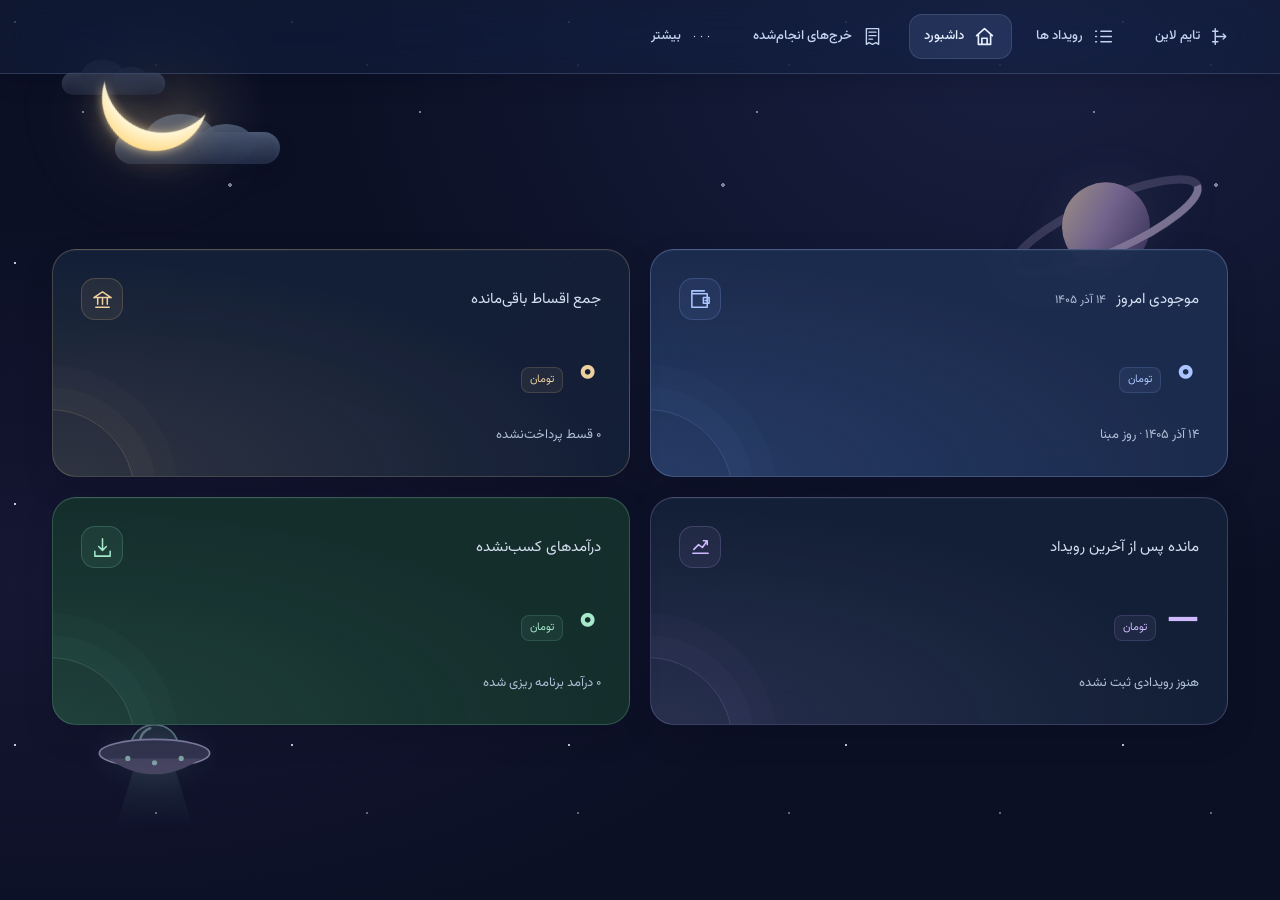
<file: index.html>
<!doctype html>
<html lang="fa" dir="rtl">

<head>
  <base href="./">
  <meta charset="utf-8">
  <meta name="viewport" content="width=device-width,initial-scale=1,viewport-fit=cover">
  <meta name="theme-color" content="#0b1025">
  <title>کش زیاد | برنامه‌ریز پس‌انداز</title>
  <link rel="stylesheet" href="styles.css">
  <link rel="stylesheet" href="typography.css">
  <link rel="stylesheet" href="night.css">
  <link rel="stylesheet" href="date-dropdown.css">
  <link rel="stylesheet" href="readability.css">
  <link rel="stylesheet" href="shooting-stars.css">
  <link rel="stylesheet" href="moon.css">
  <link rel="stylesheet" href="space-decor.css">
  <link rel="stylesheet" href="features.css">
  <link rel="stylesheet" href="planning-tools.css">
<link rel="stylesheet" href="controls.css">
<link rel="stylesheet" href="entry-layout.css">
<link rel="stylesheet" href="message-style.css">
<link rel="stylesheet" href="mobile-dock.css">
<link rel="stylesheet" href="more-menu.css">
<link rel="stylesheet" href="spending.css">
<link rel="stylesheet" href="list-timeline.css">
<link rel="stylesheet" href="desktop-header.css">
<link rel="stylesheet" href="without-daily.css">
<link rel="stylesheet" href="dashboard-layout.css">
</head>

<body>
  <div class="space-decor" aria-hidden="true">
    <svg class="space-saturn" viewBox="0 0 240 160"><defs><linearGradient id="saturn-tone" x2=".8" y2="1"><stop stop-color="#ead0ad"/><stop offset=".5" stop-color="#a58cbb"/><stop offset="1" stop-color="#544573"/></linearGradient></defs><g transform="rotate(-24 120 80)"><ellipse cx="120" cy="80" rx="109" ry="28" fill="none" stroke="#c7b3df" stroke-width="9" opacity=".3"/><circle cx="120" cy="80" r="48" fill="url(#saturn-tone)"/><path d="M11 80a109 28 0 0 0 218 0" fill="none" stroke="#dbc5e6" stroke-width="8" opacity=".7"/></g></svg>
    <svg class="space-ufo" viewBox="0 0 180 160"><defs><linearGradient id="ufo-beam" x2="0" y2="1"><stop stop-color="#a6e6e0" stop-opacity=".15"/><stop offset="1" stop-color="#a6e6e0" stop-opacity="0"/></linearGradient></defs><path d="m68 75-25 80h94l-25-80" fill="url(#ufo-beam)"/><path d="M62 59c0-39 56-39 56 0" fill="#8ccec8" fill-opacity=".2" stroke="#b1e6e0" stroke-opacity=".7" stroke-width="2"/><path d="M73 48c2-8 6-12 12-14" fill="none" stroke="#d7ffff" stroke-opacity=".6" stroke-width="3" stroke-linecap="round"/><ellipse cx="90" cy="63" rx="64" ry="16" fill="#454763" stroke="#b9b5de" stroke-width="2"/><path d="M36 69q54 37 108 0" fill="#65607e"/><g fill="#bbefe4"><circle cx="59" cy="69" r="3"/><circle cx="90" cy="74" r="3"/><circle cx="121" cy="69" r="3"/></g></svg>
  </div>
  <div class="moon-clouds" aria-hidden="true"><span class="moon-cloud back"></span><span
      class="moon-cloud front"></span></div>
  <main class="container">
    <div class="data-toolbar"><a id="timeline-navigation" class="quiet page-link" href="/timeline">تایم لاین</a><a id="records-navigation" class="quiet page-link" href="/app/index.html?page=records">رویداد ها</a><a id="home-navigation" class="quiet page-link" href="/">داشبورد</a><a id="spending-navigation" class="quiet page-link" href="/spending">خرج‌های انجام‌شده</a><button id="more-open" type="button" class="quiet" aria-haspopup="menu" aria-expanded="false" aria-controls="more-menu">بیشتر</button></div>
<div id="more-menu" class="more-menu" popover="manual" role="menu" aria-label="بیشتر"><button id="export" type="button" role="menuitem">دریافت بک آپ</button><button id="import" type="button" role="menuitem">بازیابی فایل</button><input id="backup-file" type="file" accept="application/json,.json" hidden><button id="delete-all" type="button" role="menuitem" class="delete-all">حذف همهٔ اطلاعات</button></div>
    <!-- <section id="filter-controls" class="filter-panel"><div class="tools-heading"><h2>جست‌وجو و فیلتر</h2><button id="scenario-open" class="quiet" type="button">اگر این خرید را انجام بدهم…</button></div><div class="filter-row"><div><label for="filter-query">عنوان</label><input id="filter-query" type="search" placeholder="جست‌وجوی عنوان…"></div><div><label for="filter-type">نوع</label><select id="filter-type"><option value="all">همه</option><option value="income">درآمد</option><option value="expense">هزینه</option><option value="bank">قسط بانکی</option></select></div><div><label for="filter-status">وضعیت</label><select id="filter-status"><option value="all">همه</option><option value="done">تأییدشده</option><option value="pending">تأییدنشده</option></select></div></div><div class="filter-dates"><div><label><input id="filter-from" type="checkbox">از تاریخ</label><div id="filter-from-date" class="date-picker" aria-label="شروع بازه"></div></div><div><label><input id="filter-to" type="checkbox">تا تاریخ</label><div id="filter-to-date" class="date-picker" aria-label="پایان بازه"></div></div><button id="filter-reset" class="quiet">پاک کردن فیلتر</button></div><p id="filter-summary"></p><p id="filter-error" role="status"></p></section> -->
    <section class="overview" aria-label="خلاصه مالی">
      <article class="balance"><div class="stat-heading"><span class="stat-heading-label"><span>موجودی امروز</span><span id="today-heading-date" class="stat-heading-date"></span></span><span class="stat-icon" aria-hidden="true"><svg viewBox="0 0 24 24"><path d="M3 6h16v14H3zM3 6V3h13M15 10h6v6h-6zM17 13h1"/></svg></span></div>
        <div class="summary-amount"><strong id="today-value">۰</strong><span class="currency-badge">تومان</span></div>
        <small id="today-date"></small>
      </article>
      
      <article class="stat-loans"><div class="stat-heading"><span>جمع اقساط باقی‌مانده</span><span class="stat-icon" aria-hidden="true"><svg viewBox="0 0 24 24"><path d="m3 10 9-6 9 6M4 10h16M5 20h14M7 11v6m5-6v6m5-6v6"/></svg></span></div>
        <div class="summary-amount"><strong id="loans-value">۰</strong><span class="currency-badge">تومان</span></div>
        <small id="loans-count">۰ قسط</small>
      </article>
      <article class="stat-forecast"><div class="stat-heading"><span>مانده پس از آخرین رویداد</span><span class="stat-icon" aria-hidden="true"><svg viewBox="0 0 24 24"><path d="M4 18h16M5 14l5-5 4 3 5-7M15 5h4v4"/></svg></span></div>
        <div class="summary-amount"><strong id="final-value">—</strong><span class="currency-badge">تومان</span></div>
        <small id="final-label">هنوز رویدادی ثبت نشده</small>
      </article>
      <article class="upcoming-income"><div class="stat-heading"><span>درآمدهای کسب‌نشده</span><span class="stat-icon" aria-hidden="true"><svg viewBox="0 0 24 24"><path d="M12 3v12m-4-4 4 4 4-4M4 16v5h16v-5"/></svg></span></div>
        <div class="summary-amount"><strong id="pending-income-value">۰</strong><span
            class="currency-badge">تومان</span></div><small id="pending-income-count">۰ درآمد برنامه ریزی شده</small>
      </article>
    </section>
    <section id="records-page" hidden>
      <div class="records-page-heading">
        <div>
          <p class="eyebrow">مدیریت اطلاعات</p>
          <h1>اطلاعات ثبت‌شده</h1>
        </div><a class="quiet page-link" href="/app/index.html">بازگشت به برنامه‌ریز</a>
      </div>
    <div class="layout">
      <aside class="forms">
        <section class="panel">
          <div class="panel-title"><span class="step">۰۱</span>
            <h2>نقطهٔ شروع</h2>
          </div>
          <form id="settings-form" novalidate><label for="savings">پس‌انداز فعلی <em>تومان</em></label><input
              id="savings" inputmode="numeric" placeholder="مثلاً ۵۰٬۰۰۰٬۰۰۰" autocomplete="off" required><label id="base-date-label">تاریخ مبنای
              پس‌انداز</label>
            <div id="base-date" class="date-picker" role="group" aria-labelledby="base-date-label"></div>
            <p class="field-note">موجودی فعلی را پس از خرج‌های انجام‌شده وارد کنید. خرج‌های روز مبنا دوباره از این مبلغ کم نمی‌شوند.</p><button type="submit" class="primary">ذخیرهٔ مبنای
              محاسبه</button>
          </form>
        </section>
        <section class="panel">
          <div class="panel-title"><span class="step">۰۲</span>
            <h2 id="expense-heading">هزینهٔ پیش رو</h2>
          </div>
          <form id="expense-form" novalidate><label for="expense-title">عنوان هزینه</label><input id="expense-title"
              maxlength="100" placeholder="مثلاً اجاره، خرید لپ‌تاپ" required><label for="expense-amount">مبلغ
              <em>تومان</em></label><input id="expense-amount" inputmode="numeric" placeholder="مبلغ را وارد کنید" required><label
              id="expense-date-label">تاریخ پرداخت شمسی</label>
            <div id="expense-date" class="date-picker" role="group" aria-labelledby="expense-date-label"></div>
            <div class="form-actions"><button id="expense-submit" type="submit" class="primary">افزودن
                هزینه</button><button id="expense-cancel" type="button" class="quiet" hidden>لغو ویرایش</button></div>
          </form>
        </section>
        <section class="panel">
          <div class="panel-title"><span class="step">۰۳</span>
            <h2 id="loan-heading">اقساط بانکی</h2>
          </div>
          <form id="loan-form" novalidate><label for="loan-title">عنوان وام یا بانک</label><input id="loan-title"
              maxlength="100" placeholder="مثلاً وام بانک ملت" required>
            <div class="two-fields">
              <div><label for="loan-amount">مبلغ هر قسط <em>تومان</em></label><input id="loan-amount"
                  inputmode="numeric" placeholder="مبلغ را وارد کنید" required></div>
              <div><label for="loan-months">ماه‌های باقی‌مانده</label><input id="loan-months" inputmode="numeric"
                  placeholder="مثلاً ۱۲" required></div>
            </div><label id="loan-date-label">تاریخ اولین قسط باقی‌مانده</label>
            <div id="loan-date" class="date-picker" role="group" aria-labelledby="loan-date-label"></div>
            <p class="field-note">هر ماه یک قسط؛ تعداد ماه‌ها شامل اولین قسط است. روزهای ناموجود به آخرین روز ماه منتقل
              می‌شوند.</p>
            <div class="form-actions"><button id="loan-submit" type="submit" class="primary">افزودن
                اقساط</button><button id="loan-cancel" type="button" class="quiet" hidden>لغو ویرایش</button></div>
          </form>
        </section>
        <section class="panel">
          <div class="panel-title"><span class="step">۰۴</span>
            <h2>درآمد پیش رو</h2>
          </div>
          <form id="income-form" novalidate><label for="income-title">عنوان درآمد</label><input id="income-title"
              maxlength="100" placeholder="مثلاً حقوق، پاداش یا طلب" required><label for="income-amount">مبلغ دریافتی
              <em>تومان</em></label><input id="income-amount" inputmode="numeric" placeholder="مبلغ را وارد کنید" required><label
              id="income-date-label">تاریخ دریافت شمسی</label>
            <div id="income-date" class="date-picker" role="group" aria-labelledby="income-date-label"></div>
            <p class="field-note">این مبلغ فقط از تاریخ دریافت در محاسبات موجودی لحاظ می‌شود.</p>
            <div class="form-actions"><button type="submit" class="primary">افزودن درآمد</button></div>
          </form>
        </section>
        
      </aside>
      <div class="content">
        

        <span id="save-state" hidden></span>
      </div>
    </div>
      <div class="content records-page-grid">
        <section class="panel">
          <div class="section-top">
            <h2>وام‌های ثبت‌شده</h2><span class="pill" id="bank-count">۰ وام</span>
          </div>
          <div id="loans-list" class="records"></div>
        </section>

        <section class="panel">
          <div class="section-top">
            <h2>هزینه‌های ثبت‌شده</h2><span class="pill" id="expense-count">۰ هزینه</span>
          </div>
          <div id="expenses-list" class="records"></div>
        </section>

        <section class="panel">
          <div class="section-top">
            <h2>درآمدهای ثبت‌شده</h2><span class="pill" id="income-count">۰ درآمد</span>
          </div>
          <div id="incomes-list" class="records"></div>
        </section>
      </div>
    </section>
    
    <!-- گزارش ماهانه فعلاً غیرفعال است
<section id="monthly-page" hidden>
      <div class="records-page-heading">
        <div>
          <p class="eyebrow">تصویر ماه‌به‌ماه</p>
          <h1>گزارش ماهانه</h1>
        </div>
      </div>
      <div class="content">
        <section class="panel">
          <div class="section-top">
            <h2>گزارش ماهانه</h2><span class="pill">تومان</span>
          </div>
          <p class="explanation">جمع واقعی و برنامه‌ریزی‌شده با هم؛ ماندهٔ پیش‌بینی‌شده در پایان کامل هر ماه، شامل خرج‌های ثبت‌شده تا آخر ماه است.</p>
          <div class="monthly-scroll">
            <table class="monthly-table">
              <thead>
                <tr>
                  <th>ماه شمسی</th>
                  <th>درآمد</th>
                  <th>هزینه</th>
                  <th>اقساط</th>
                  <th>خرج‌های انجام‌شده</th>
                  <th>ماندهٔ پایان ماه</th>
                </tr>
              </thead>
              <tbody id="monthly-body"></tbody>
            </table>
          </div><button id="monthly-more" class="quiet load-more" hidden>ماه‌های بیشتر</button>
        </section>
      </div>
    </section>
  -->
<section id="timeline-page" hidden><div class="records-page-heading"><h1>مسیر مالی</h1><a class="quiet page-link" href="/">بازگشت به داشبورد</a></div><div class="content"><section class="panel forecast">
          <div class="section-top">
            <div>
              <p class="eyebrow">مسیر مالی شما</p>
              <h2>پس از هر دریافت و پرداخت چقدر می‌ماند؟</h2>
            </div><span class="pill" id="event-count">۰ پرداخت</span>
          </div>
          <p class="explanation">مانده = پس‌انداز مبنا + درآمدهای دریافتی تا این تاریخ − خرج‌های انجام‌شده پس از مبنا −
            هزینه‌ها و اقساط تا همین تاریخ.</p>
          <div class="event-legend" aria-label="راهنمای رنگ رویدادها"><span class="income">درآمد · افزایش
              موجودی</span><span class="expense">هزینه · کاهش موجودی</span><span class="bank">قسط بانکی · کاهش
              موجودی</span></div>
          <div class="insight" id="insight"></div>
          <div id="timeline" class="timeline"></div>
          <div id="empty" class="empty"><span aria-hidden="true">＋</span>
            <h3>اولین رویداد مالی را اضافه کنید</h3>
            <p>درآمد، هزینه یا قسط بانکی ثبت کنید تا ماندهٔ هر تاریخ مشخص شود.</p>
          </div><button id="show-more" class="quiet load-more" hidden>نمایش رویدادهای بیشتر</button>
        </section></div></section>
<section id="spending-page" hidden><header class="spent-heading"><div><p class="eyebrow">دفتر خرج‌های شما</p><h1>خرج‌های انجام‌شده</h1></div><div class="spent-summary"><strong><span id="spent-total">۰</span> تومان</strong><span id="spent-count">۰ خرج</span></div></header><div class="spent-layout"><section class="panel spent-form-panel"><h2>ثبت خرج</h2><form id="spent-form" novalidate><label for="spent-title">عنوان</label><input id="spent-title" maxlength="100" placeholder="مثلاً خرید نان یا تاکسی" required><label for="spent-amount">هزینه به تومان</label><input id="spent-amount" inputmode="numeric" placeholder="مبلغ را وارد کنید" required><label id="spent-date-label">تاریخ دقیق شمسی</label><div id="spent-date" class="date-picker" role="group" aria-labelledby="spent-date-label"></div><p>خرج‌های روز مبنا و قبل از آن در این دفتر باقی می‌مانند، اما از موجودی مبنا کم نمی‌شوند. هزینه یا قسطی را که جدا ثبت کرده‌اید، اینجا دوباره وارد نکنید.</p><div class="spent-actions"><button id="spent-submit" type="submit" class="primary">ثبت خرج</button><button id="spent-cancel" type="button" class="quiet" hidden>لغو ویرایش</button></div></form></section><div id="spent-months" class="spent-months"></div></div></section>
</main>
  <div id="toast" class="toast" role="status" aria-live="polite" hidden></div>
  
  <dialog id="confirm-dialog">
    <form method="dialog">
      <h2 id="confirm-title">حذف رکورد</h2>
      <p>این مورد از برنامه و محاسبات حذف می‌شود.</p>
      <div class="dialog-actions"><button value="cancel" class="quiet">انصراف</button><button value="delete"
          class="danger">حذف</button></div>
    </form>
  </dialog>
  <dialog id="delete-all-dialog">
    <form method="dialog">
      <h2>حذف همهٔ اطلاعات؟</h2>
      <p>پس‌انداز، هزینه‌ها، درآمدها و تمام اقساط بانکی پاک می‌شوند. این عملیات قابل بازگشت نیست؛ برای
        نگه‌داری اطلاعات ابتدا فایل بگیرید.</p>
      <div class="dialog-actions"><button value="cancel" class="quiet" autofocus>انصراف</button><button
          value="delete-all" class="danger">حذف همهٔ اطلاعات</button></div>
    </form>
  </dialog>
  <dialog id="edit-dialog">
    <form id="edit-form" novalidate>
      <h2>ویرایش رکورد</h2><label for="edit-title">عنوان</label><input id="edit-title" maxlength="100" required><label
        for="edit-amount">مبلغ به تومان</label><input id="edit-amount" inputmode="numeric" required>
      <div id="edit-months-field"><label for="edit-months">تعداد ماه‌ها</label><input id="edit-months"
          inputmode="numeric"></div><label id="edit-date-label">تاریخ شمسی</label>
      <div id="edit-date" class="date-picker" role="group" aria-labelledby="edit-date-label"></div>
      <p id="edit-note" class="field-note"></p>
      <div class="dialog-actions"><button id="edit-cancel" type="button" class="quiet">انصراف</button><button
          type="submit" class="primary">ذخیره تغییرات</button></div>
    </form>
  </dialog>
  <dialog id="scenario-dialog">
    <form id="scenario-form" novalidate>
      <h2>شبیه‌سازی خرید</h2>
      <p class="actual-note">بدون تغییر یا ذخیره در اطلاعات اصلی، اثر یک خرید را بررسی کنید.</p><label
        for="scenario-title">عنوان خرید</label><input id="scenario-title" maxlength="100"
        placeholder="مثلاً خرید گوشی"><label for="scenario-amount">مبلغ به تومان</label><input id="scenario-amount"
        inputmode="numeric"><label>تاریخ خرید</label>
      <div id="scenario-date" class="date-picker" aria-label="تاریخ خرید فرضی"></div>
      <div class="tools-actions"><button type="submit" class="primary">محاسبهٔ اثر خرید</button><button
          id="scenario-close" type="button" class="quiet">بستن</button></div>
      <div id="scenario-result" aria-live="polite"></div>
    </form>
  </dialog>
  <script src="page-view.js"></script>
  <script src="planner.js"></script>
  <script src="finance.js"></script>
  <script src="toast-ui.js"></script>
  <script src="app.js"></script>
  <script src="features.js"></script>
  <script src="planning-tools.js"></script>
  <script src="spending.js"></script>
<script src="amount-format.js"></script>
  <script src="date-dropdown.js"></script>
  <script src="shooting-stars.js"></script>
<script src="toolbar.js"></script>
<script src="more.js"></script>
<script src="current-day.js"></script>
<script src="storage-sync.js"></script>
<script src="timeline-scroll.js"></script>
</body>

</html>
</file>
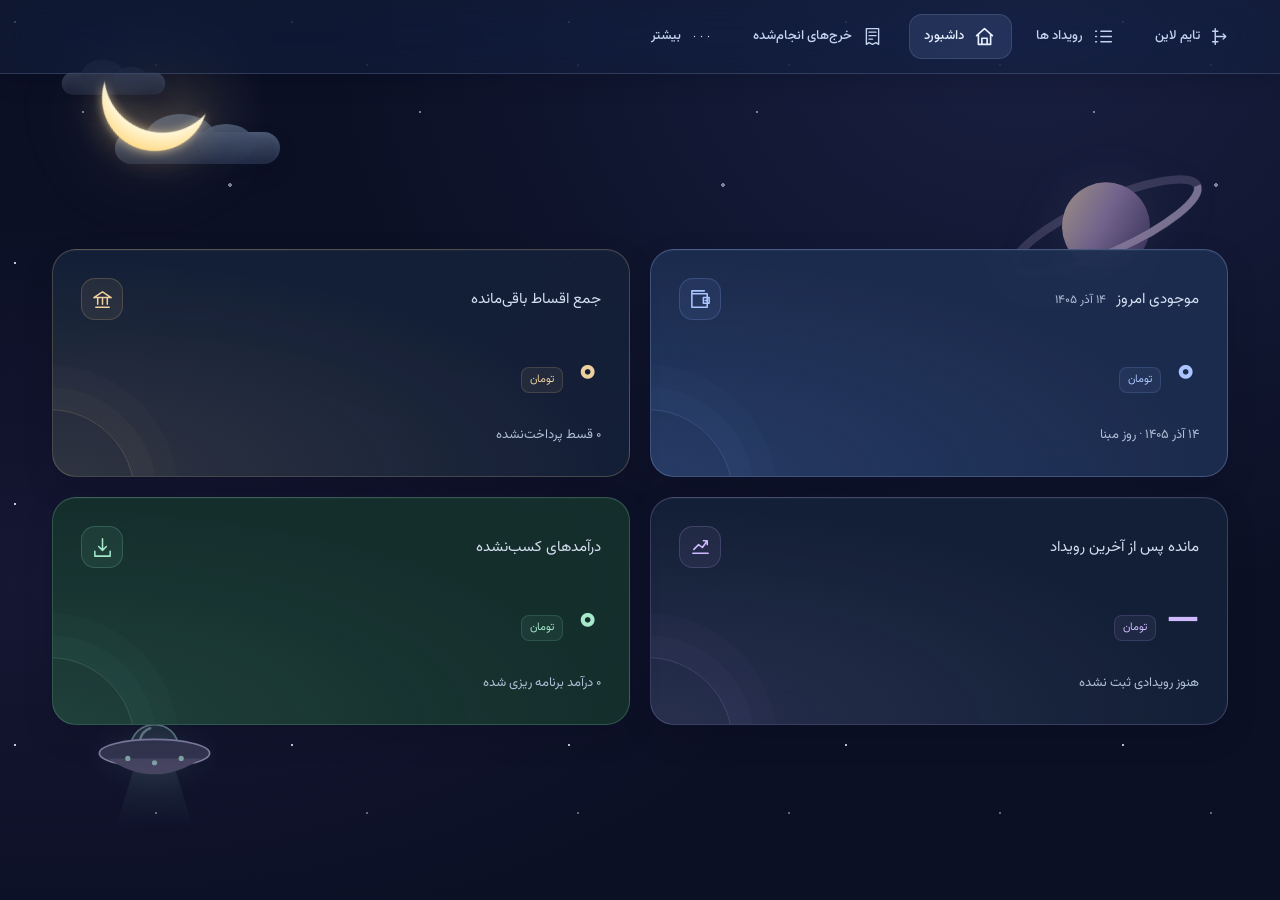
<file: app/index.html>
<!doctype html>
<html lang="fa" dir="rtl">

<head>
  <base href="../">
  <meta charset="utf-8">
  <meta name="viewport" content="width=device-width,initial-scale=1,viewport-fit=cover">
  <meta name="theme-color" content="#0b1025">
  <title>کش زیاد | برنامه‌ریز پس‌انداز</title>
  <link rel="stylesheet" href="styles.css">
  <link rel="stylesheet" href="typography.css">
  <link rel="stylesheet" href="night.css">
  <link rel="stylesheet" href="date-dropdown.css">
  <link rel="stylesheet" href="readability.css">
  <link rel="stylesheet" href="shooting-stars.css">
  <link rel="stylesheet" href="moon.css">
  <link rel="stylesheet" href="space-decor.css">
  <link rel="stylesheet" href="features.css">
  <link rel="stylesheet" href="planning-tools.css">
  <link rel="stylesheet" href="controls.css">
  <link rel="stylesheet" href="entry-layout.css">
  <link rel="stylesheet" href="message-style.css">
  <link rel="stylesheet" href="mobile-dock.css">
  <link rel="stylesheet" href="more-menu.css">
  <link rel="stylesheet" href="spending.css">
  <link rel="stylesheet" href="list-timeline.css">
  <link rel="stylesheet" href="desktop-header.css">
  <link rel="stylesheet" href="without-daily.css">
  <link rel="stylesheet" href="dashboard-layout.css">
</head>

<body>
  <div class="space-decor" aria-hidden="true">
    <svg class="space-saturn" viewBox="0 0 240 160"><defs><linearGradient id="saturn-tone" x2=".8" y2="1"><stop stop-color="#ead0ad"/><stop offset=".5" stop-color="#a58cbb"/><stop offset="1" stop-color="#544573"/></linearGradient></defs><g transform="rotate(-24 120 80)"><ellipse cx="120" cy="80" rx="109" ry="28" fill="none" stroke="#c7b3df" stroke-width="9" opacity=".3"/><circle cx="120" cy="80" r="48" fill="url(#saturn-tone)"/><path d="M11 80a109 28 0 0 0 218 0" fill="none" stroke="#dbc5e6" stroke-width="8" opacity=".7"/></g></svg>
    <svg class="space-ufo" viewBox="0 0 180 160"><defs><linearGradient id="ufo-beam" x2="0" y2="1"><stop stop-color="#a6e6e0" stop-opacity=".15"/><stop offset="1" stop-color="#a6e6e0" stop-opacity="0"/></linearGradient></defs><path d="m68 75-25 80h94l-25-80" fill="url(#ufo-beam)"/><path d="M62 59c0-39 56-39 56 0" fill="#8ccec8" fill-opacity=".2" stroke="#b1e6e0" stroke-opacity=".7" stroke-width="2"/><path d="M73 48c2-8 6-12 12-14" fill="none" stroke="#d7ffff" stroke-opacity=".6" stroke-width="3" stroke-linecap="round"/><ellipse cx="90" cy="63" rx="64" ry="16" fill="#454763" stroke="#b9b5de" stroke-width="2"/><path d="M36 69q54 37 108 0" fill="#65607e"/><g fill="#bbefe4"><circle cx="59" cy="69" r="3"/><circle cx="90" cy="74" r="3"/><circle cx="121" cy="69" r="3"/></g></svg>
  </div>
  <div class="moon-clouds" aria-hidden="true"><span class="moon-cloud back"></span><span
      class="moon-cloud front"></span></div>
  <main class="container">
    <div class="data-toolbar"><a id="timeline-navigation" class="quiet page-link" href="/timeline">تایم لاین</a><a
        id="records-navigation" class="quiet page-link" href="/app/index.html?page=records">رویداد ها</a><a
        id="home-navigation" class="quiet page-link" href="/">داشبورد</a><a id="spending-navigation"
        class="quiet page-link" href="/spending">خرج‌های انجام‌شده</a><button id="more-open" type="button" class="quiet"
        aria-haspopup="menu" aria-expanded="false" aria-controls="more-menu">بیشتر</button></div>
    <div id="more-menu" class="more-menu" popover="manual" role="menu" aria-label="بیشتر"><button id="export"
        type="button" role="menuitem">دریافت بک آپ</button><button id="import" type="button" role="menuitem">بازیابی
        فایل</button><input id="backup-file" type="file" accept="application/json,.json" hidden><button id="delete-all"
        type="button" role="menuitem" class="delete-all">حذف همهٔ اطلاعات</button></div>
    <!-- <section id="filter-controls" class="filter-panel"><div class="tools-heading"><h2>جست‌وجو و فیلتر</h2><button id="scenario-open" class="quiet" type="button">اگر این خرید را انجام بدهم…</button></div><div class="filter-row"><div><label for="filter-query">عنوان</label><input id="filter-query" type="search" placeholder="جست‌وجوی عنوان…"></div><div><label for="filter-type">نوع</label><select id="filter-type"><option value="all">همه</option><option value="income">درآمد</option><option value="expense">هزینه</option><option value="bank">قسط بانکی</option></select></div><div><label for="filter-status">وضعیت</label><select id="filter-status"><option value="all">همه</option><option value="done">تأییدشده</option><option value="pending">تأییدنشده</option></select></div></div><div class="filter-dates"><div><label><input id="filter-from" type="checkbox">از تاریخ</label><div id="filter-from-date" class="date-picker" aria-label="شروع بازه"></div></div><div><label><input id="filter-to" type="checkbox">تا تاریخ</label><div id="filter-to-date" class="date-picker" aria-label="پایان بازه"></div></div><button id="filter-reset" class="quiet">پاک کردن فیلتر</button></div><p id="filter-summary"></p><p id="filter-error" role="status"></p></section> -->
    <section class="overview" aria-label="خلاصه مالی">
      <article class="balance">
        <div class="stat-heading"><span class="stat-heading-label"><span>موجودی امروز</span><span id="today-heading-date" class="stat-heading-date"></span></span><span class="stat-icon" aria-hidden="true"><svg
              viewBox="0 0 24 24">
              <path d="M3 6h16v14H3zM3 6V3h13M15 10h6v6h-6zM17 13h1" />
            </svg></span></div>
        <div class="summary-amount"><strong id="today-value">۰</strong><span class="currency-badge">تومان</span></div>
        <small id="today-date"></small>
      </article>

      <article class="stat-loans">
        <div class="stat-heading"><span>جمع اقساط باقی‌مانده</span><span class="stat-icon" aria-hidden="true"><svg
              viewBox="0 0 24 24">
              <path d="m3 10 9-6 9 6M4 10h16M5 20h14M7 11v6m5-6v6m5-6v6" />
            </svg></span></div>
        <div class="summary-amount"><strong id="loans-value">۰</strong><span class="currency-badge">تومان</span></div>
        <small id="loans-count">۰ قسط</small>
      </article>
      <article class="stat-forecast">
        <div class="stat-heading"><span>مانده پس از آخرین رویداد</span><span class="stat-icon" aria-hidden="true"><svg
              viewBox="0 0 24 24">
              <path d="M4 18h16M5 14l5-5 4 3 5-7M15 5h4v4" />
            </svg></span></div>
        <div class="summary-amount"><strong id="final-value">—</strong><span class="currency-badge">تومان</span></div>
        <small id="final-label">هنوز رویدادی ثبت نشده</small>
      </article>
      <article class="upcoming-income">
        <div class="stat-heading"><span>درآمدهای کسب‌نشده</span><span class="stat-icon" aria-hidden="true"><svg
              viewBox="0 0 24 24">
              <path d="M12 3v12m-4-4 4 4 4-4M4 16v5h16v-5" />
            </svg></span></div>
        <div class="summary-amount"><strong id="pending-income-value">۰</strong><span
            class="currency-badge">تومان</span></div><small id="pending-income-count">۰ درآمد برنامه ریزی شده</small>
      </article>
    </section>
    <section id="records-page" hidden>
      <div class="layout">
        <aside class="forms">
          <section class="panel">
            <div class="panel-title"><span class="step">۰۱</span>
              <h2>نقطهٔ شروع</h2>
            </div>
            <form id="settings-form" novalidate><label for="savings">پس‌انداز فعلی <em>تومان</em></label><input
                id="savings" inputmode="numeric" placeholder="مثلاً ۵۰٬۰۰۰٬۰۰۰" autocomplete="off" required><label
                id="base-date-label">تاریخ مبنای
                پس‌انداز</label>
              <div id="base-date" class="date-picker" role="group" aria-labelledby="base-date-label"></div>
              <p class="field-note">موجودی فعلی را پس از خرج‌های انجام‌شده وارد کنید. خرج‌های روز مبنا دوباره از این
                مبلغ کم نمی‌شوند.</p><button type="submit" class="primary">ذخیرهٔ مبنای
                محاسبه</button>
            </form>
          </section>
          <section class="panel">
            <div class="panel-title"><span class="step">۰۲</span>
              <h2 id="expense-heading">هزینهٔ پیش رو</h2>
            </div>
            <form id="expense-form" novalidate><label for="expense-title">عنوان هزینه</label><input id="expense-title"
                maxlength="100" placeholder="مثلاً اجاره، خرید لپ‌تاپ" required><label for="expense-amount">مبلغ
                <em>تومان</em></label><input id="expense-amount" inputmode="numeric" placeholder="مبلغ را وارد کنید"
                required><label id="expense-date-label">تاریخ پرداخت شمسی</label>
              <div id="expense-date" class="date-picker" role="group" aria-labelledby="expense-date-label"></div>
              <div class="form-actions"><button id="expense-submit" type="submit" class="primary">افزودن
                  هزینه</button><button id="expense-cancel" type="button" class="quiet" hidden>لغو ویرایش</button></div>
            </form>
          </section>
          <section class="panel">
            <div class="panel-title"><span class="step">۰۳</span>
              <h2 id="loan-heading">اقساط بانکی</h2>
            </div>
            <form id="loan-form" novalidate><label for="loan-title">عنوان وام یا بانک</label><input id="loan-title"
                maxlength="100" placeholder="مثلاً وام بانک ملت" required>
              <div class="two-fields">
                <div><label for="loan-amount">مبلغ هر قسط <em>تومان</em></label><input id="loan-amount"
                    inputmode="numeric" placeholder="مبلغ را وارد کنید" required></div>
                <div><label for="loan-months">ماه‌های باقی‌مانده</label><input id="loan-months" inputmode="numeric"
                    placeholder="مثلاً ۱۲" required></div>
              </div><label id="loan-date-label">تاریخ اولین قسط باقی‌مانده</label>
              <div id="loan-date" class="date-picker" role="group" aria-labelledby="loan-date-label"></div>
              <p class="field-note">هر ماه یک قسط؛ تعداد ماه‌ها شامل اولین قسط است. روزهای ناموجود به آخرین روز ماه
                منتقل
                می‌شوند.</p>
              <div class="form-actions"><button id="loan-submit" type="submit" class="primary">افزودن
                  اقساط</button><button id="loan-cancel" type="button" class="quiet" hidden>لغو ویرایش</button></div>
            </form>
          </section>
          <section class="panel">
            <div class="panel-title"><span class="step">۰۴</span>
              <h2>درآمد پیش رو</h2>
            </div>
            <form id="income-form" novalidate><label for="income-title">عنوان درآمد</label><input id="income-title"
                maxlength="100" placeholder="مثلاً حقوق، پاداش یا طلب" required><label for="income-amount">مبلغ دریافتی
                <em>تومان</em></label><input id="income-amount" inputmode="numeric" placeholder="مبلغ را وارد کنید"
                required><label id="income-date-label">تاریخ دریافت شمسی</label>
              <div id="income-date" class="date-picker" role="group" aria-labelledby="income-date-label"></div>
              <p class="field-note">این مبلغ فقط از تاریخ دریافت در محاسبات موجودی لحاظ می‌شود.</p>
              <div class="form-actions"><button type="submit" class="primary">افزودن درآمد</button></div>
            </form>
          </section>

        </aside>
        <div class="content">


          <span id="save-state" hidden></span>
        </div>
      </div>
      <div class="content records-page-grid">
        <section class="panel">
          <div class="section-top">
            <h2>وام‌های ثبت‌شده</h2><span class="pill" id="bank-count">۰ وام</span>
          </div>
          <div id="loans-list" class="records"></div>
        </section>

        <section class="panel">
          <div class="section-top">
            <h2>هزینه‌های ثبت‌شده</h2><span class="pill" id="expense-count">۰ هزینه</span>
          </div>
          <div id="expenses-list" class="records"></div>
        </section>

        <section class="panel">
          <div class="section-top">
            <h2>درآمدهای ثبت‌شده</h2><span class="pill" id="income-count">۰ درآمد</span>
          </div>
          <div id="incomes-list" class="records"></div>
        </section>
      </div>
    </section>

    <!-- گزارش ماهانه فعلاً غیرفعال است
<section id="monthly-page" hidden>
      <div class="records-page-heading">
        <div>
          <p class="eyebrow">تصویر ماه‌به‌ماه</p>
          <h1>گزارش ماهانه</h1>
        </div>
      </div>
      <div class="content">
        <section class="panel">
          <div class="section-top">
            <h2>گزارش ماهانه</h2><span class="pill">تومان</span>
          </div>
          <p class="explanation">جمع واقعی و برنامه‌ریزی‌شده با هم؛ ماندهٔ پیش‌بینی‌شده در پایان کامل هر ماه، شامل خرج‌های ثبت‌شده تا آخر ماه است.</p>
          <div class="monthly-scroll">
            <table class="monthly-table">
              <thead>
                <tr>
                  <th>ماه شمسی</th>
                  <th>درآمد</th>
                  <th>هزینه</th>
                  <th>اقساط</th>
                  <th>خرج‌های انجام‌شده</th>
                  <th>ماندهٔ پایان ماه</th>
                </tr>
              </thead>
              <tbody id="monthly-body"></tbody>
            </table>
          </div><button id="monthly-more" class="quiet load-more" hidden>ماه‌های بیشتر</button>
        </section>
      </div>
    </section>
  -->
    <section id="timeline-page" hidden>
      <div class="records-page-heading">
        <h1>مسیر مالی</h1><a class="quiet page-link" href="/">بازگشت به داشبورد</a>
      </div>
      <div class="content">
        <section class="panel forecast">
          <div class="section-top">
            <div>
              <p class="eyebrow">مسیر مالی شما</p>
              <h2>پس از هر دریافت و پرداخت چقدر می‌ماند؟</h2>
            </div><span class="pill" id="event-count">۰ پرداخت</span>
          </div>
          <p class="explanation">مانده = پس‌انداز مبنا + درآمدهای دریافتی تا این تاریخ − خرج‌های انجام‌شده پس از مبنا −
            هزینه‌ها و اقساط تا همین تاریخ.</p>
          <div class="event-legend" aria-label="راهنمای رنگ رویدادها"><span class="income">درآمد · افزایش
              موجودی</span><span class="expense">هزینه · کاهش موجودی</span><span class="bank">قسط بانکی · کاهش
              موجودی</span></div>
          <div class="insight" id="insight"></div>
          <div id="timeline" class="timeline"></div>
          <div id="empty" class="empty"><span aria-hidden="true">＋</span>
            <h3>اولین رویداد مالی را اضافه کنید</h3>
            <p>درآمد، هزینه یا قسط بانکی ثبت کنید تا ماندهٔ هر تاریخ مشخص شود.</p>
          </div><button id="show-more" class="quiet load-more" hidden>نمایش رویدادهای بیشتر</button>
        </section>
      </div>
    </section>
    <section id="spending-page" hidden>
      <header class="spent-heading">
        <div>
          <p class="eyebrow">دفتر خرج‌های شما</p>
          <h1>خرج‌های انجام‌شده</h1>
        </div>
        <div class="spent-summary"><strong><span id="spent-total">۰</span> تومان</strong><span id="spent-count">۰
            خرج</span></div>
      </header>
      <div class="spent-layout">
        <section class="panel spent-form-panel">
          <h2>ثبت خرج</h2>
          <form id="spent-form" novalidate><label for="spent-title">عنوان</label><input id="spent-title" maxlength="100"
              placeholder="مثلاً خرید نان یا تاکسی" required><label for="spent-amount">هزینه به تومان</label><input
              id="spent-amount" inputmode="numeric" placeholder="مبلغ را وارد کنید" required><label
              id="spent-date-label">تاریخ دقیق شمسی</label>
            <div id="spent-date" class="date-picker" role="group" aria-labelledby="spent-date-label"></div>
            <p>خرج‌های روز مبنا و قبل از آن در این دفتر باقی می‌مانند، اما از موجودی مبنا کم نمی‌شوند. هزینه یا قسطی را
              که جدا ثبت کرده‌اید، اینجا دوباره وارد نکنید.</p>
            <div class="spent-actions"><button id="spent-submit" type="submit" class="primary">ثبت خرج</button><button
                id="spent-cancel" type="button" class="quiet" hidden>لغو ویرایش</button></div>
          </form>
        </section>
        <div id="spent-months" class="spent-months"></div>
      </div>
    </section>
  </main>
  <div id="toast" class="toast" role="status" aria-live="polite" hidden></div>

  <dialog id="confirm-dialog">
    <form method="dialog">
      <h2 id="confirm-title">حذف رکورد</h2>
      <p>این مورد از برنامه و محاسبات حذف می‌شود.</p>
      <div class="dialog-actions"><button value="cancel" class="quiet">انصراف</button><button value="delete"
          class="danger">حذف</button></div>
    </form>
  </dialog>
  <dialog id="delete-all-dialog">
    <form method="dialog">
      <h2>حذف همهٔ اطلاعات؟</h2>
      <p>پس‌انداز، هزینه‌ها، درآمدها و تمام اقساط بانکی پاک می‌شوند. این عملیات قابل بازگشت نیست؛ برای
        نگه‌داری اطلاعات ابتدا فایل بگیرید.</p>
      <div class="dialog-actions"><button value="cancel" class="quiet" autofocus>انصراف</button><button
          value="delete-all" class="danger">حذف همهٔ اطلاعات</button></div>
    </form>
  </dialog>
  <dialog id="edit-dialog">
    <form id="edit-form" novalidate>
      <h2>ویرایش رکورد</h2><label for="edit-title">عنوان</label><input id="edit-title" maxlength="100" required><label
        for="edit-amount">مبلغ به تومان</label><input id="edit-amount" inputmode="numeric" required>
      <div id="edit-months-field"><label for="edit-months">تعداد ماه‌ها</label><input id="edit-months"
          inputmode="numeric"></div><label id="edit-date-label">تاریخ شمسی</label>
      <div id="edit-date" class="date-picker" role="group" aria-labelledby="edit-date-label"></div>
      <p id="edit-note" class="field-note"></p>
      <div class="dialog-actions"><button id="edit-cancel" type="button" class="quiet">انصراف</button><button
          type="submit" class="primary">ذخیره تغییرات</button></div>
    </form>
  </dialog>
  <dialog id="scenario-dialog">
    <form id="scenario-form" novalidate>
      <h2>شبیه‌سازی خرید</h2>
      <p class="actual-note">بدون تغییر یا ذخیره در اطلاعات اصلی، اثر یک خرید را بررسی کنید.</p><label
        for="scenario-title">عنوان خرید</label><input id="scenario-title" maxlength="100"
        placeholder="مثلاً خرید گوشی"><label for="scenario-amount">مبلغ به تومان</label><input id="scenario-amount"
        inputmode="numeric"><label>تاریخ خرید</label>
      <div id="scenario-date" class="date-picker" aria-label="تاریخ خرید فرضی"></div>
      <div class="tools-actions"><button type="submit" class="primary">محاسبهٔ اثر خرید</button><button
          id="scenario-close" type="button" class="quiet">بستن</button></div>
      <div id="scenario-result" aria-live="polite"></div>
    </form>
  </dialog>
  <script src="page-view.js"></script>
  <script src="planner.js"></script>
  <script src="finance.js"></script>
  <script src="toast-ui.js"></script>
  <script src="app.js"></script>
  <script src="features.js"></script>
  <script src="planning-tools.js"></script>
  <script src="spending.js"></script>
  <script src="amount-format.js"></script>
  <script src="date-dropdown.js"></script>
  <script src="shooting-stars.js"></script>
  <script src="toolbar.js"></script>
  <script src="more.js"></script>
  <script src="current-day.js"></script>
  <script src="storage-sync.js"></script>
  <script src="timeline-scroll.js"></script>
</body>

</html>
</file>
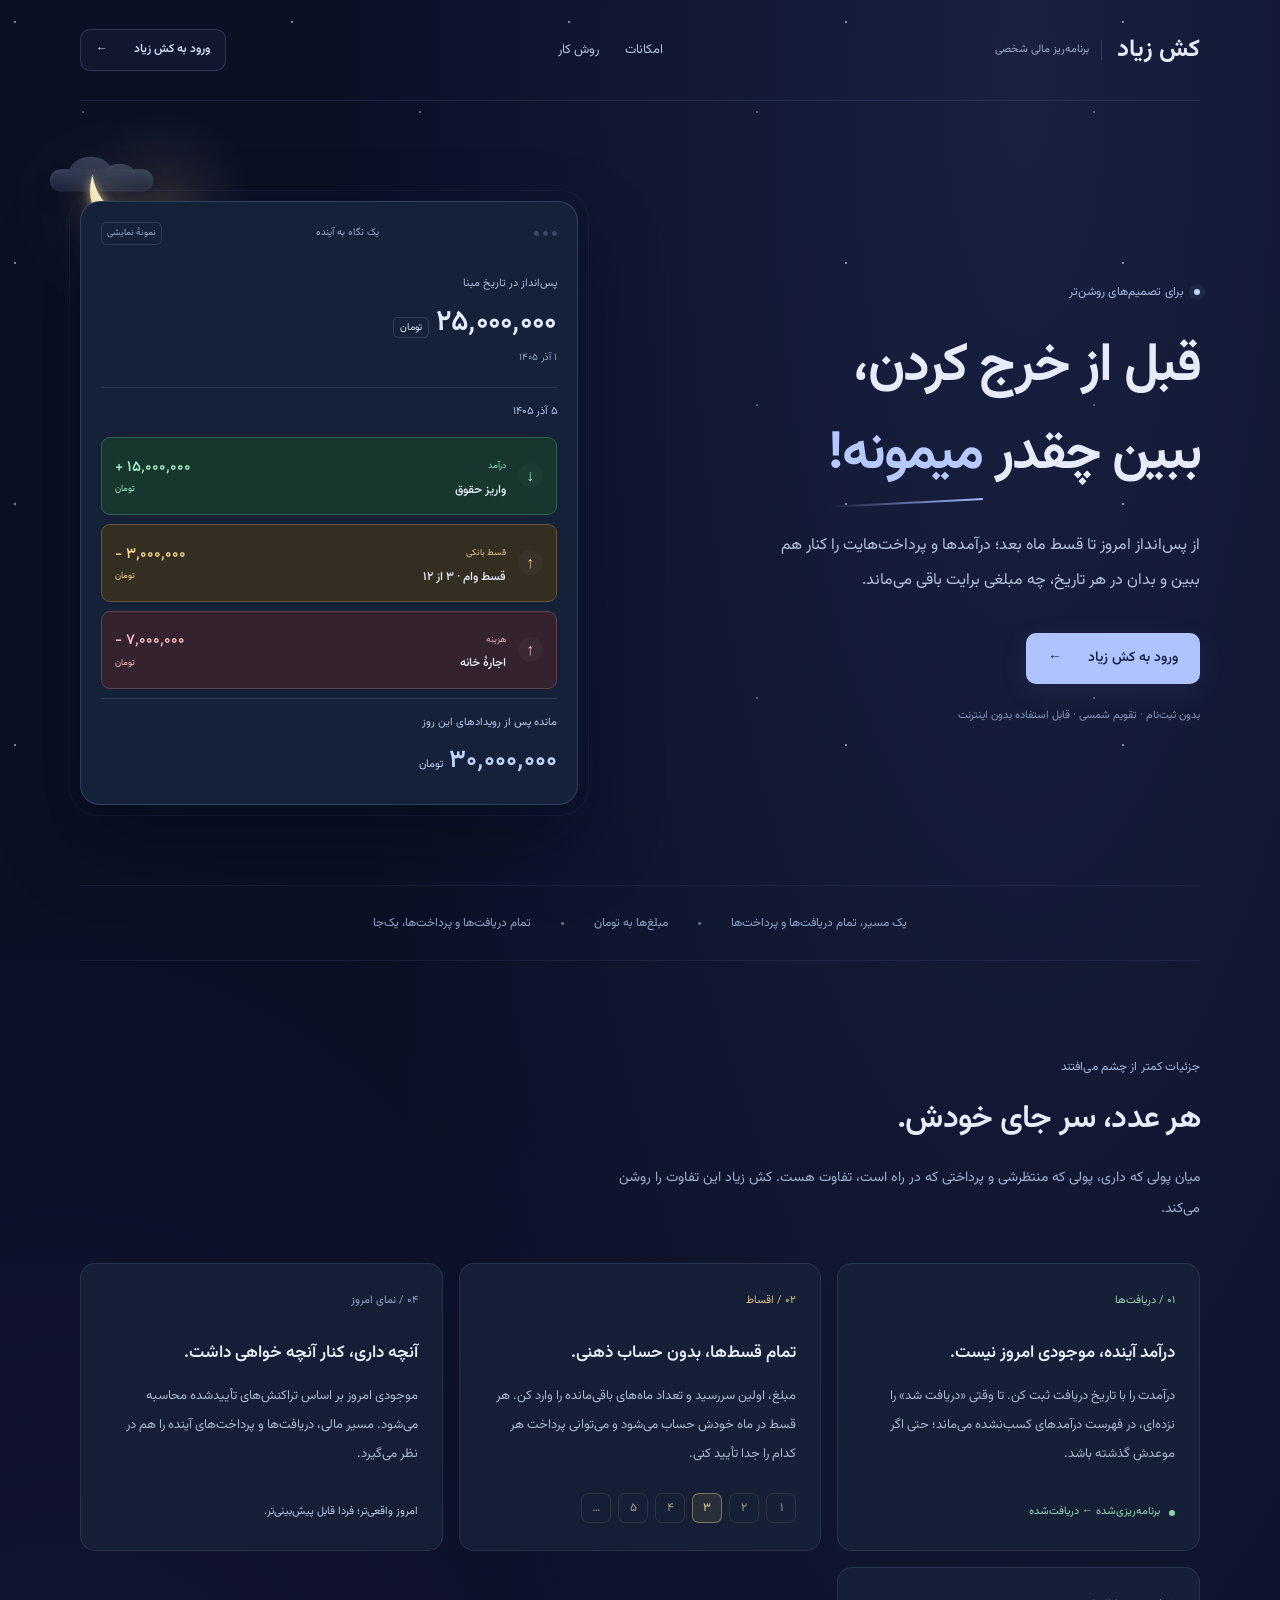
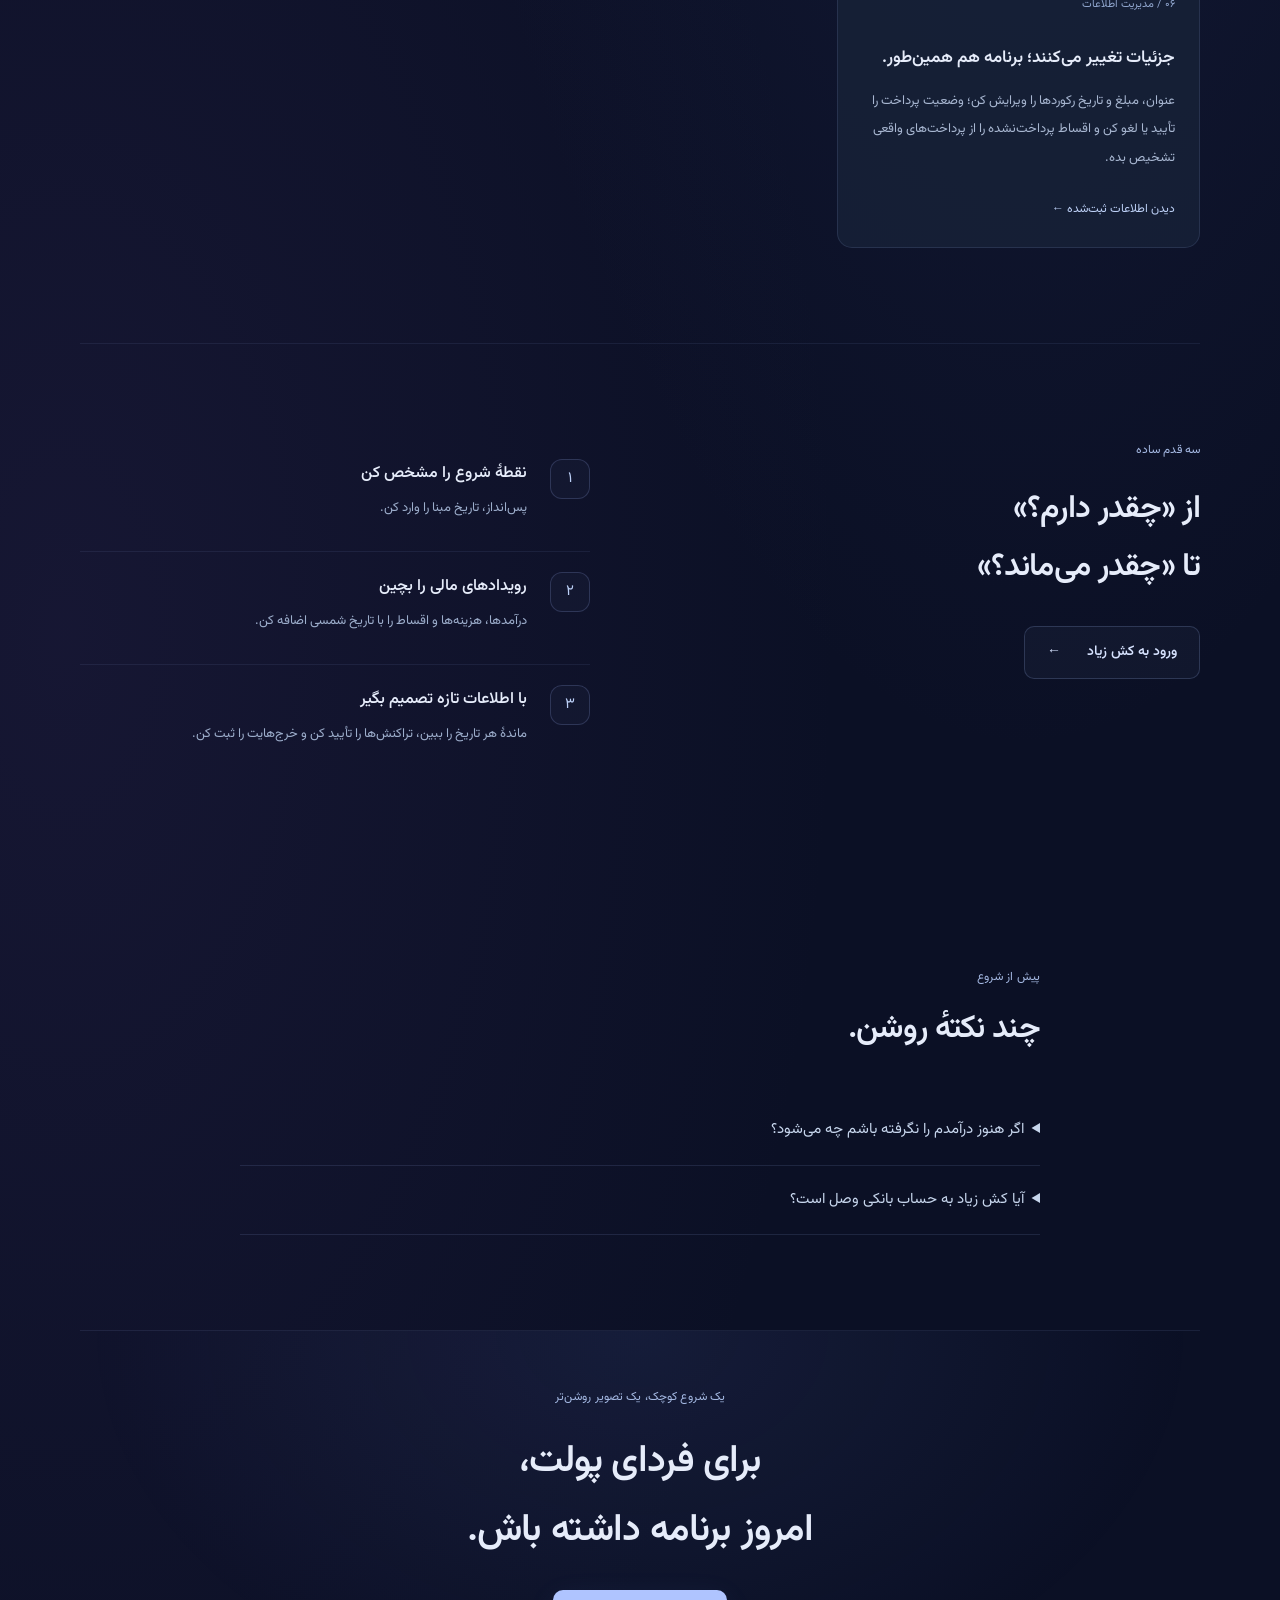
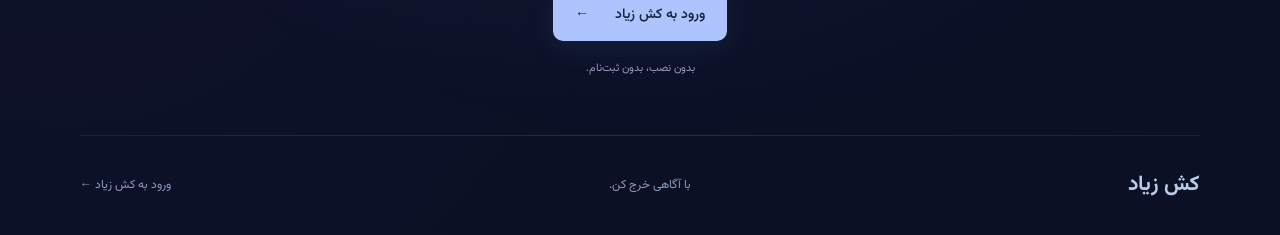
<file: landing/index.html>
<!doctype html>
<html lang="fa" dir="rtl">

<head>
<base href="../">
    <meta charset="utf-8">
    <meta name="viewport" content="width=device-width,initial-scale=1">
    <meta name="theme-color" content="#0b1025">
    <meta name="description"
        content="کش زیاد؛ برنامه‌ریزی پس‌انداز، درآمد، هزینه و اقساط با تقویم شمسی. امروز را ببین، برای فردا تصمیم بگیر.">
    <title>کش زیاد | فردای پولت را روشن ببین</title>
    <link rel="stylesheet" href="typography.css">
    <link rel="stylesheet" href="landing.css">
    <link rel="stylesheet" href="shooting-stars.css">
    <link rel="stylesheet" href="moon.css">
</head>

<body>
    <div class="moon-clouds" aria-hidden="true"><span class="moon-cloud back"></span><span
            class="moon-cloud front"></span></div>
    <a class="skip" href="#main">رفتن به محتوا</a>
    <header class="landing-nav shell"><a class="wordmark" href="/landing"><span class="brand-name">کش زیاد</span><span class="brand-caption">برنامه‌ریز
                مالی شخصی</span></a>
        <nav aria-label="منوی اصلی"><a href="#features">امکانات</a><a href="#how">روش کار</a></nav><a class="button secondary compact" href="/app/index.html">ورود به کش زیاد <span aria-hidden="true">←</span></a>
    </header>
    <main id="main">
        <section class="hero shell">
            <div class="hero-copy">
                <p class="eyebrow"><span></span>برای تصمیم‌های روشن‌تر</p>
                <h1>قبل از خرج کردن،<br>ببین چقدر <span>میمونه!</span></h1>
                <p class="lead">از پس‌انداز امروز تا قسط ماه بعد؛ درآمدها و پرداخت‌هایت را کنار هم ببین و بدان در هر
                    تاریخ، چه مبلغی برایت باقی می‌ماند.</p>
                <div class="hero-actions"><a class="button primary" href="/app/index.html">ورود به کش زیاد <span aria-hidden="true">←</span></a></div>
                <p class="hero-note">بدون ثبت‌نام · تقویم شمسی · قابل استفاده بدون اینترنت</p>
            </div>
            <div class="preview" aria-label="نمونهٔ نمایشی مسیر مالی">
                <div class="preview-top"><span class="preview-dots"
                        aria-hidden="true"><i></i><i></i><i></i></span><span>یک نگاه به آینده</span><span
                        class="demo-label">نمونهٔ نمایشی</span></div>
                <div class="preview-balance"><span>پس‌انداز در تاریخ مبنا</span>
                    <div>۲۵٬۰۰۰٬۰۰۰ <small>تومان</small></div>
                    <p>۱ آذر ۱۴۰۵</p>
                </div>
                <div class="preview-date">۵ آذر ۱۴۰۵</div>
                <div class="demo-row income"><span class="demo-icon" aria-hidden="true">↓</span>
                    <div><span class="badge">درآمد</span>
                        <h3>واریز حقوق</h3>
                    </div><strong>+ ۱۵٬۰۰۰٬۰۰۰<small>تومان</small></strong>
                </div>
                <div class="demo-row bank"><span class="demo-icon" aria-hidden="true">↑</span>
                    <div><span class="badge">قسط بانکی</span>
                        <h3>قسط وام · ۳ از ۱۲</h3>
                    </div><strong>− ۳٬۰۰۰٬۰۰۰<small>تومان</small></strong>
                </div>
                <div class="demo-row expense"><span class="demo-icon" aria-hidden="true">↑</span>
                    <div><span class="badge">هزینه</span>
                        <h3>اجارهٔ خانه</h3>
                    </div><strong>− ۷٬۰۰۰٬۰۰۰<small>تومان</small></strong>
                </div>
                
                <div class="demo-total"><span>مانده پس از رویدادهای این روز</span><strong>۳۰٬۰۰۰٬۰۰۰
                        <small>تومان</small></strong></div>
            </div>
        </section>
        <div class="principles shell"><span>یک مسیر، تمام دریافت‌ها و پرداخت‌ها</span><i
                aria-hidden="true"></i><span>مبلغ‌ها به تومان</span><i aria-hidden="true"></i><span>تمام دریافت‌ها و پرداخت‌ها، یک‌جا</span></div>
        <section class="section shell" id="features">
            <div class="section-heading">
                <p class="eyebrow">جزئیات کمتر از چشم می‌افتند</p>
                <h2>هر عدد، سر جای خودش.</h2>
                <p>میان پولی که داری، پولی که منتظرشی و پرداختی که در راه است، تفاوت هست. کش زیاد این تفاوت را روشن
                    می‌کند.</p>
            </div>
            <div class="feature-grid">
                <article class="feature income-feature"><span class="feature-label">۰۱ / دریافت‌ها</span>
                    <h3>درآمد آینده، موجودی امروز نیست.</h3>
                    <p>درآمدت را با تاریخ دریافت ثبت کن. تا وقتی «دریافت شد» را نزده‌ای، در فهرست درآمدهای کسب‌نشده
                        می‌ماند؛ حتی اگر موعدش گذشته باشد.</p>
                    <div class="feature-detail"><span class="status-dot"></span>برنامه‌ریزی‌شده ← دریافت‌شده</div>
                </article>
                <article class="feature bank-feature"><span class="feature-label">۰۲ / اقساط</span>
                    <h3>تمام قسط‌ها، بدون حساب ذهنی.</h3>
                    <p>مبلغ، اولین سررسید و تعداد ماه‌های باقی‌مانده را وارد کن. هر قسط در ماه خودش حساب می‌شود و
                        می‌توانی پرداخت هر کدام را جدا تأیید کنی.</p>
                    <div class="mini-installments" aria-hidden="true"><span>۱</span><span>۲</span><span
                            class="current">۳</span><span>۴</span><span>۵</span><span>…</span></div>
                </article>
                
                <article class="feature"><span class="feature-label">۰۴ / نمای امروز</span>
                    <h3>آنچه داری، کنار آنچه خواهی داشت.</h3>
                    <p>موجودی امروز بر اساس تراکنش‌های تأییدشده  محاسبه می‌شود. مسیر مالی، دریافت‌ها و
                        پرداخت‌های آینده را هم در نظر می‌گیرد.</p>
                    <div class="feature-detail blue">امروز واقعی‌تر؛ فردا قابل پیش‌بینی‌تر.</div>
                </article>
                <!-- <article class="feature"><span class="feature-label">۰۵ / گزارش ماهانه</span>
                    <h3>ماهت را یک‌جا مرور کن.</h3>
                    <p>درآمد، هزینه، اقساط و ماندهٔ پیش‌بینی‌شدهٔ پایان هر ماه شمسی در جدولی جدا و خوانا
                        کنار هم قرار می‌گیرند.</p><a class="inline-link" href="/app/index.html?page=monthly">رفتن به گزارش
                        ماهانه ←</a>
                </article> -->
                <article class="feature"><span class="feature-label">۰۶ / مدیریت اطلاعات</span>
                    <h3>جزئیات تغییر می‌کنند؛ برنامه هم همین‌طور.</h3>
                    <p>عنوان، مبلغ و تاریخ رکوردها را ویرایش کن؛ وضعیت پرداخت را تأیید یا لغو کن و اقساط پرداخت‌نشده را
                        از پرداخت‌های واقعی تشخیص بده.</p><a class="inline-link" href="/app/index.html?page=records">دیدن
                        اطلاعات ثبت‌شده ←</a>
                </article>
            </div>
        </section>
        <section class="section shell how" id="how">
            <div>
                <p class="eyebrow">سه قدم ساده</p>
                <h2>از «چقدر دارم؟»<br>تا «چقدر می‌ماند؟»</h2><a class="button secondary" href="/app/index.html">ورود به کش زیاد <span aria-hidden="true">←</span></a>
            </div>
            <ol class="steps">
                <li><span>۱</span>
                    <div>
                        <h3>نقطهٔ شروع را مشخص کن</h3>
                        <p>پس‌انداز، تاریخ مبنا  را وارد کن.</p>
                    </div>
                </li>
                <li><span>۲</span>
                    <div>
                        <h3>رویدادهای مالی را بچین</h3>
                        <p>درآمدها، هزینه‌ها و اقساط را با تاریخ شمسی اضافه کن.</p>
                    </div>
                </li>
                <li><span>۳</span>
                    <div>
                        <h3>با اطلاعات تازه تصمیم بگیر</h3>
                        <p>ماندهٔ هر تاریخ را ببین، تراکنش‌ها را تأیید کن و خرج‌هایت را ثبت کن.</p>
                    </div>
                </li>
            </ol>
        </section>
        
        <section class="section shell faq">
            <div class="section-heading">
                <p class="eyebrow">پیش از شروع</p>
                <h2>چند نکتهٔ روشن.</h2>
            </div>
            
            <details>
                <summary>اگر هنوز درآمدم را نگرفته باشم چه می‌شود؟</summary>
                <p>درآمد در پیش‌بینی تاریخ دریافت لحاظ می‌شود، ولی تا تأیید دریافت در موجودی امروز حساب نمی‌شود. تاریخ
                    واقعی دریافت، روزی است که آن را تأیید می‌کنی.</p>
            </details>
            
            <details>
                <summary>آیا کش زیاد به حساب بانکی وصل است؟</summary>
                <p>خیر. ثبت اطلاعات و تأیید پرداخت‌ها دستی است. کش زیاد ابزار برنامه‌ریزی و پیش‌بینی است و تراکنش بانکی
                    انجام نمی‌دهد.</p>
            </details>
        </section>
        <section class="shell final-cta">
            <p class="eyebrow">یک شروع کوچک، یک تصویر روشن‌تر</p>
            <h2>برای فردای پولت،<br>امروز برنامه داشته باش.</h2><a class="button primary" href="/app/index.html">ورود به کش زیاد <span aria-hidden="true">←</span></a>
            <p>بدون نصب، بدون ثبت‌نام.</p>
        </section>
    </main>
    <footer class="shell landing-footer"><a class="wordmark" href="/landing">کش زیاد</a><span>با آگاهی خرج
            کن.</span><a href="/app/index.html">ورود به کش زیاد <span aria-hidden="true">←</span></a></footer>
    <script src="shooting-stars.js"></script>
</body>

</html>
</file>
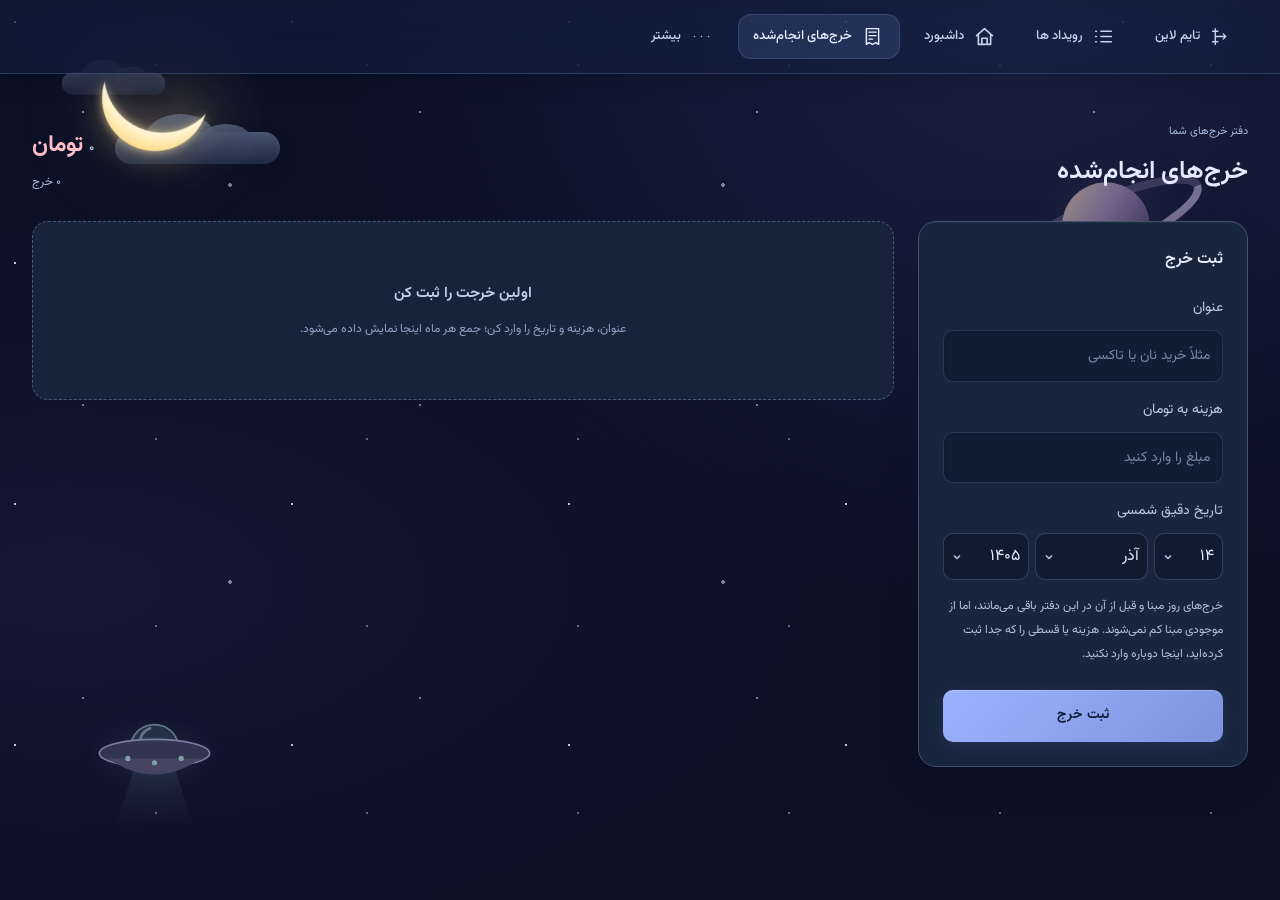
<file: spending/index.html>
<!doctype html>
<html lang="fa" dir="rtl">

<head>
  <base href="../">
  <meta charset="utf-8">
  <meta name="viewport" content="width=device-width,initial-scale=1,viewport-fit=cover">
  <meta name="theme-color" content="#0b1025">
  <title>کش زیاد | برنامه‌ریز پس‌انداز</title>
  <link rel="stylesheet" href="styles.css">
  <link rel="stylesheet" href="typography.css">
  <link rel="stylesheet" href="night.css">
  <link rel="stylesheet" href="date-dropdown.css">
  <link rel="stylesheet" href="readability.css">
  <link rel="stylesheet" href="shooting-stars.css">
  <link rel="stylesheet" href="moon.css">
  <link rel="stylesheet" href="space-decor.css">
  <link rel="stylesheet" href="features.css">
  <link rel="stylesheet" href="planning-tools.css">
<link rel="stylesheet" href="controls.css">
<link rel="stylesheet" href="entry-layout.css">
<link rel="stylesheet" href="message-style.css">
<link rel="stylesheet" href="mobile-dock.css">
<link rel="stylesheet" href="more-menu.css">
<link rel="stylesheet" href="spending.css">
<link rel="stylesheet" href="list-timeline.css">
<link rel="stylesheet" href="desktop-header.css">
<link rel="stylesheet" href="without-daily.css">
<link rel="stylesheet" href="dashboard-layout.css">
</head>

<body>
  <div class="space-decor" aria-hidden="true">
    <svg class="space-saturn" viewBox="0 0 240 160"><defs><linearGradient id="saturn-tone" x2=".8" y2="1"><stop stop-color="#ead0ad"/><stop offset=".5" stop-color="#a58cbb"/><stop offset="1" stop-color="#544573"/></linearGradient></defs><g transform="rotate(-24 120 80)"><ellipse cx="120" cy="80" rx="109" ry="28" fill="none" stroke="#c7b3df" stroke-width="9" opacity=".3"/><circle cx="120" cy="80" r="48" fill="url(#saturn-tone)"/><path d="M11 80a109 28 0 0 0 218 0" fill="none" stroke="#dbc5e6" stroke-width="8" opacity=".7"/></g></svg>
    <svg class="space-ufo" viewBox="0 0 180 160"><defs><linearGradient id="ufo-beam" x2="0" y2="1"><stop stop-color="#a6e6e0" stop-opacity=".15"/><stop offset="1" stop-color="#a6e6e0" stop-opacity="0"/></linearGradient></defs><path d="m68 75-25 80h94l-25-80" fill="url(#ufo-beam)"/><path d="M62 59c0-39 56-39 56 0" fill="#8ccec8" fill-opacity=".2" stroke="#b1e6e0" stroke-opacity=".7" stroke-width="2"/><path d="M73 48c2-8 6-12 12-14" fill="none" stroke="#d7ffff" stroke-opacity=".6" stroke-width="3" stroke-linecap="round"/><ellipse cx="90" cy="63" rx="64" ry="16" fill="#454763" stroke="#b9b5de" stroke-width="2"/><path d="M36 69q54 37 108 0" fill="#65607e"/><g fill="#bbefe4"><circle cx="59" cy="69" r="3"/><circle cx="90" cy="74" r="3"/><circle cx="121" cy="69" r="3"/></g></svg>
  </div>
  <div class="moon-clouds" aria-hidden="true"><span class="moon-cloud back"></span><span
      class="moon-cloud front"></span></div>
  <main class="container">
    <div class="data-toolbar"><a id="timeline-navigation" class="quiet page-link" href="/timeline">تایم لاین</a><a id="records-navigation" class="quiet page-link" href="/app/index.html?page=records">رویداد ها</a><a id="home-navigation" class="quiet page-link" href="/">داشبورد</a><a id="spending-navigation" class="quiet page-link" href="/spending">خرج‌های انجام‌شده</a><button id="more-open" type="button" class="quiet" aria-haspopup="menu" aria-expanded="false" aria-controls="more-menu">بیشتر</button></div>
<div id="more-menu" class="more-menu" popover="manual" role="menu" aria-label="بیشتر"><button id="export" type="button" role="menuitem">دریافت بک آپ</button><button id="import" type="button" role="menuitem">بازیابی فایل</button><input id="backup-file" type="file" accept="application/json,.json" hidden><button id="delete-all" type="button" role="menuitem" class="delete-all">حذف همهٔ اطلاعات</button></div>
    <!-- <section id="filter-controls" class="filter-panel"><div class="tools-heading"><h2>جست‌وجو و فیلتر</h2><button id="scenario-open" class="quiet" type="button">اگر این خرید را انجام بدهم…</button></div><div class="filter-row"><div><label for="filter-query">عنوان</label><input id="filter-query" type="search" placeholder="جست‌وجوی عنوان…"></div><div><label for="filter-type">نوع</label><select id="filter-type"><option value="all">همه</option><option value="income">درآمد</option><option value="expense">هزینه</option><option value="bank">قسط بانکی</option></select></div><div><label for="filter-status">وضعیت</label><select id="filter-status"><option value="all">همه</option><option value="done">تأییدشده</option><option value="pending">تأییدنشده</option></select></div></div><div class="filter-dates"><div><label><input id="filter-from" type="checkbox">از تاریخ</label><div id="filter-from-date" class="date-picker" aria-label="شروع بازه"></div></div><div><label><input id="filter-to" type="checkbox">تا تاریخ</label><div id="filter-to-date" class="date-picker" aria-label="پایان بازه"></div></div><button id="filter-reset" class="quiet">پاک کردن فیلتر</button></div><p id="filter-summary"></p><p id="filter-error" role="status"></p></section> -->
    <section class="overview" aria-label="خلاصه مالی">
      <article class="balance"><div class="stat-heading"><span class="stat-heading-label"><span>موجودی امروز</span><span id="today-heading-date" class="stat-heading-date"></span></span><span class="stat-icon" aria-hidden="true"><svg viewBox="0 0 24 24"><path d="M3 6h16v14H3zM3 6V3h13M15 10h6v6h-6zM17 13h1"/></svg></span></div>
        <div class="summary-amount"><strong id="today-value">۰</strong><span class="currency-badge">تومان</span></div>
        <small id="today-date"></small>
      </article>
      
      <article class="stat-loans"><div class="stat-heading"><span>جمع اقساط باقی‌مانده</span><span class="stat-icon" aria-hidden="true"><svg viewBox="0 0 24 24"><path d="m3 10 9-6 9 6M4 10h16M5 20h14M7 11v6m5-6v6m5-6v6"/></svg></span></div>
        <div class="summary-amount"><strong id="loans-value">۰</strong><span class="currency-badge">تومان</span></div>
        <small id="loans-count">۰ قسط</small>
      </article>
      <article class="stat-forecast"><div class="stat-heading"><span>مانده پس از آخرین رویداد</span><span class="stat-icon" aria-hidden="true"><svg viewBox="0 0 24 24"><path d="M4 18h16M5 14l5-5 4 3 5-7M15 5h4v4"/></svg></span></div>
        <div class="summary-amount"><strong id="final-value">—</strong><span class="currency-badge">تومان</span></div>
        <small id="final-label">هنوز رویدادی ثبت نشده</small>
      </article>
      <article class="upcoming-income"><div class="stat-heading"><span>درآمدهای کسب‌نشده</span><span class="stat-icon" aria-hidden="true"><svg viewBox="0 0 24 24"><path d="M12 3v12m-4-4 4 4 4-4M4 16v5h16v-5"/></svg></span></div>
        <div class="summary-amount"><strong id="pending-income-value">۰</strong><span
            class="currency-badge">تومان</span></div><small id="pending-income-count">۰ درآمد برنامه ریزی شده</small>
      </article>
    </section>
    <section id="records-page" hidden>
      <div class="records-page-heading">
        <div>
          <p class="eyebrow">مدیریت اطلاعات</p>
          <h1>اطلاعات ثبت‌شده</h1>
        </div><a class="quiet page-link" href="/app/index.html">بازگشت به برنامه‌ریز</a>
      </div>
    <div class="layout">
      <aside class="forms">
        <section class="panel">
          <div class="panel-title"><span class="step">۰۱</span>
            <h2>نقطهٔ شروع</h2>
          </div>
          <form id="settings-form" novalidate><label for="savings">پس‌انداز فعلی <em>تومان</em></label><input
              id="savings" inputmode="numeric" placeholder="مثلاً ۵۰٬۰۰۰٬۰۰۰" autocomplete="off" required><label id="base-date-label">تاریخ مبنای
              پس‌انداز</label>
            <div id="base-date" class="date-picker" role="group" aria-labelledby="base-date-label"></div>
            <p class="field-note">موجودی فعلی را پس از خرج‌های انجام‌شده وارد کنید. خرج‌های روز مبنا دوباره از این مبلغ کم نمی‌شوند.</p><button type="submit" class="primary">ذخیرهٔ مبنای
              محاسبه</button>
          </form>
        </section>
        <section class="panel">
          <div class="panel-title"><span class="step">۰۲</span>
            <h2 id="expense-heading">هزینهٔ پیش رو</h2>
          </div>
          <form id="expense-form" novalidate><label for="expense-title">عنوان هزینه</label><input id="expense-title"
              maxlength="100" placeholder="مثلاً اجاره، خرید لپ‌تاپ" required><label for="expense-amount">مبلغ
              <em>تومان</em></label><input id="expense-amount" inputmode="numeric" placeholder="مبلغ را وارد کنید" required><label
              id="expense-date-label">تاریخ پرداخت شمسی</label>
            <div id="expense-date" class="date-picker" role="group" aria-labelledby="expense-date-label"></div>
            <div class="form-actions"><button id="expense-submit" type="submit" class="primary">افزودن
                هزینه</button><button id="expense-cancel" type="button" class="quiet" hidden>لغو ویرایش</button></div>
          </form>
        </section>
        <section class="panel">
          <div class="panel-title"><span class="step">۰۳</span>
            <h2 id="loan-heading">اقساط بانکی</h2>
          </div>
          <form id="loan-form" novalidate><label for="loan-title">عنوان وام یا بانک</label><input id="loan-title"
              maxlength="100" placeholder="مثلاً وام بانک ملت" required>
            <div class="two-fields">
              <div><label for="loan-amount">مبلغ هر قسط <em>تومان</em></label><input id="loan-amount"
                  inputmode="numeric" placeholder="مبلغ را وارد کنید" required></div>
              <div><label for="loan-months">ماه‌های باقی‌مانده</label><input id="loan-months" inputmode="numeric"
                  placeholder="مثلاً ۱۲" required></div>
            </div><label id="loan-date-label">تاریخ اولین قسط باقی‌مانده</label>
            <div id="loan-date" class="date-picker" role="group" aria-labelledby="loan-date-label"></div>
            <p class="field-note">هر ماه یک قسط؛ تعداد ماه‌ها شامل اولین قسط است. روزهای ناموجود به آخرین روز ماه منتقل
              می‌شوند.</p>
            <div class="form-actions"><button id="loan-submit" type="submit" class="primary">افزودن
                اقساط</button><button id="loan-cancel" type="button" class="quiet" hidden>لغو ویرایش</button></div>
          </form>
        </section>
        <section class="panel">
          <div class="panel-title"><span class="step">۰۴</span>
            <h2>درآمد پیش رو</h2>
          </div>
          <form id="income-form" novalidate><label for="income-title">عنوان درآمد</label><input id="income-title"
              maxlength="100" placeholder="مثلاً حقوق، پاداش یا طلب" required><label for="income-amount">مبلغ دریافتی
              <em>تومان</em></label><input id="income-amount" inputmode="numeric" placeholder="مبلغ را وارد کنید" required><label
              id="income-date-label">تاریخ دریافت شمسی</label>
            <div id="income-date" class="date-picker" role="group" aria-labelledby="income-date-label"></div>
            <p class="field-note">این مبلغ فقط از تاریخ دریافت در محاسبات موجودی لحاظ می‌شود.</p>
            <div class="form-actions"><button type="submit" class="primary">افزودن درآمد</button></div>
          </form>
        </section>
        
      </aside>
      <div class="content">
        

        <span id="save-state" hidden></span>
      </div>
    </div>
      <div class="content records-page-grid">
        <section class="panel">
          <div class="section-top">
            <h2>وام‌های ثبت‌شده</h2><span class="pill" id="bank-count">۰ وام</span>
          </div>
          <div id="loans-list" class="records"></div>
        </section>

        <section class="panel">
          <div class="section-top">
            <h2>هزینه‌های ثبت‌شده</h2><span class="pill" id="expense-count">۰ هزینه</span>
          </div>
          <div id="expenses-list" class="records"></div>
        </section>

        <section class="panel">
          <div class="section-top">
            <h2>درآمدهای ثبت‌شده</h2><span class="pill" id="income-count">۰ درآمد</span>
          </div>
          <div id="incomes-list" class="records"></div>
        </section>
      </div>
    </section>
    
    <!-- گزارش ماهانه فعلاً غیرفعال است
<section id="monthly-page" hidden>
      <div class="records-page-heading">
        <div>
          <p class="eyebrow">تصویر ماه‌به‌ماه</p>
          <h1>گزارش ماهانه</h1>
        </div>
      </div>
      <div class="content">
        <section class="panel">
          <div class="section-top">
            <h2>گزارش ماهانه</h2><span class="pill">تومان</span>
          </div>
          <p class="explanation">جمع واقعی و برنامه‌ریزی‌شده با هم؛ ماندهٔ پیش‌بینی‌شده در پایان کامل هر ماه، شامل خرج‌های ثبت‌شده تا آخر ماه است.</p>
          <div class="monthly-scroll">
            <table class="monthly-table">
              <thead>
                <tr>
                  <th>ماه شمسی</th>
                  <th>درآمد</th>
                  <th>هزینه</th>
                  <th>اقساط</th>
                  <th>خرج‌های انجام‌شده</th>
                  <th>ماندهٔ پایان ماه</th>
                </tr>
              </thead>
              <tbody id="monthly-body"></tbody>
            </table>
          </div><button id="monthly-more" class="quiet load-more" hidden>ماه‌های بیشتر</button>
        </section>
      </div>
    </section>
  -->
<section id="timeline-page" hidden><div class="records-page-heading"><h1>مسیر مالی</h1><a class="quiet page-link" href="/">بازگشت به داشبورد</a></div><div class="content"><section class="panel forecast">
          <div class="section-top">
            <div>
              <p class="eyebrow">مسیر مالی شما</p>
              <h2>پس از هر دریافت و پرداخت چقدر می‌ماند؟</h2>
            </div><span class="pill" id="event-count">۰ پرداخت</span>
          </div>
          <p class="explanation">مانده = پس‌انداز مبنا + درآمدهای دریافتی تا این تاریخ − خرج‌های انجام‌شده پس از مبنا −
            هزینه‌ها و اقساط تا همین تاریخ.</p>
          <div class="event-legend" aria-label="راهنمای رنگ رویدادها"><span class="income">درآمد · افزایش
              موجودی</span><span class="expense">هزینه · کاهش موجودی</span><span class="bank">قسط بانکی · کاهش
              موجودی</span></div>
          <div class="insight" id="insight"></div>
          <div id="timeline" class="timeline"></div>
          <div id="empty" class="empty"><span aria-hidden="true">＋</span>
            <h3>اولین رویداد مالی را اضافه کنید</h3>
            <p>درآمد، هزینه یا قسط بانکی ثبت کنید تا ماندهٔ هر تاریخ مشخص شود.</p>
          </div><button id="show-more" class="quiet load-more" hidden>نمایش رویدادهای بیشتر</button>
        </section></div></section>
<section id="spending-page" hidden><header class="spent-heading"><div><p class="eyebrow">دفتر خرج‌های شما</p><h1>خرج‌های انجام‌شده</h1></div><div class="spent-summary"><strong><span id="spent-total">۰</span> تومان</strong><span id="spent-count">۰ خرج</span></div></header><div class="spent-layout"><section class="panel spent-form-panel"><h2>ثبت خرج</h2><form id="spent-form" novalidate><label for="spent-title">عنوان</label><input id="spent-title" maxlength="100" placeholder="مثلاً خرید نان یا تاکسی" required><label for="spent-amount">هزینه به تومان</label><input id="spent-amount" inputmode="numeric" placeholder="مبلغ را وارد کنید" required><label id="spent-date-label">تاریخ دقیق شمسی</label><div id="spent-date" class="date-picker" role="group" aria-labelledby="spent-date-label"></div><p>خرج‌های روز مبنا و قبل از آن در این دفتر باقی می‌مانند، اما از موجودی مبنا کم نمی‌شوند. هزینه یا قسطی را که جدا ثبت کرده‌اید، اینجا دوباره وارد نکنید.</p><div class="spent-actions"><button id="spent-submit" type="submit" class="primary">ثبت خرج</button><button id="spent-cancel" type="button" class="quiet" hidden>لغو ویرایش</button></div></form></section><div id="spent-months" class="spent-months"></div></div></section>
</main>
  <div id="toast" class="toast" role="status" aria-live="polite" hidden></div>
  
  <dialog id="confirm-dialog">
    <form method="dialog">
      <h2 id="confirm-title">حذف رکورد</h2>
      <p>این مورد از برنامه و محاسبات حذف می‌شود.</p>
      <div class="dialog-actions"><button value="cancel" class="quiet">انصراف</button><button value="delete"
          class="danger">حذف</button></div>
    </form>
  </dialog>
  <dialog id="delete-all-dialog">
    <form method="dialog">
      <h2>حذف همهٔ اطلاعات؟</h2>
      <p>پس‌انداز، هزینه‌ها، درآمدها و تمام اقساط بانکی پاک می‌شوند. این عملیات قابل بازگشت نیست؛ برای
        نگه‌داری اطلاعات ابتدا فایل بگیرید.</p>
      <div class="dialog-actions"><button value="cancel" class="quiet" autofocus>انصراف</button><button
          value="delete-all" class="danger">حذف همهٔ اطلاعات</button></div>
    </form>
  </dialog>
  <dialog id="edit-dialog">
    <form id="edit-form" novalidate>
      <h2>ویرایش رکورد</h2><label for="edit-title">عنوان</label><input id="edit-title" maxlength="100" required><label
        for="edit-amount">مبلغ به تومان</label><input id="edit-amount" inputmode="numeric" required>
      <div id="edit-months-field"><label for="edit-months">تعداد ماه‌ها</label><input id="edit-months"
          inputmode="numeric"></div><label id="edit-date-label">تاریخ شمسی</label>
      <div id="edit-date" class="date-picker" role="group" aria-labelledby="edit-date-label"></div>
      <p id="edit-note" class="field-note"></p>
      <div class="dialog-actions"><button id="edit-cancel" type="button" class="quiet">انصراف</button><button
          type="submit" class="primary">ذخیره تغییرات</button></div>
    </form>
  </dialog>
  <dialog id="scenario-dialog">
    <form id="scenario-form" novalidate>
      <h2>شبیه‌سازی خرید</h2>
      <p class="actual-note">بدون تغییر یا ذخیره در اطلاعات اصلی، اثر یک خرید را بررسی کنید.</p><label
        for="scenario-title">عنوان خرید</label><input id="scenario-title" maxlength="100"
        placeholder="مثلاً خرید گوشی"><label for="scenario-amount">مبلغ به تومان</label><input id="scenario-amount"
        inputmode="numeric"><label>تاریخ خرید</label>
      <div id="scenario-date" class="date-picker" aria-label="تاریخ خرید فرضی"></div>
      <div class="tools-actions"><button type="submit" class="primary">محاسبهٔ اثر خرید</button><button
          id="scenario-close" type="button" class="quiet">بستن</button></div>
      <div id="scenario-result" aria-live="polite"></div>
    </form>
  </dialog>
  <script src="page-view.js"></script>
  <script src="planner.js"></script>
  <script src="finance.js"></script>
  <script src="toast-ui.js"></script>
  <script src="app.js"></script>
  <script src="features.js"></script>
  <script src="planning-tools.js"></script>
  <script src="spending.js"></script>
<script src="amount-format.js"></script>
  <script src="date-dropdown.js"></script>
  <script src="shooting-stars.js"></script>
<script src="toolbar.js"></script>
<script src="more.js"></script>
<script src="current-day.js"></script>
<script src="storage-sync.js"></script>
<script src="timeline-scroll.js"></script>
</body>

</html>
</file>
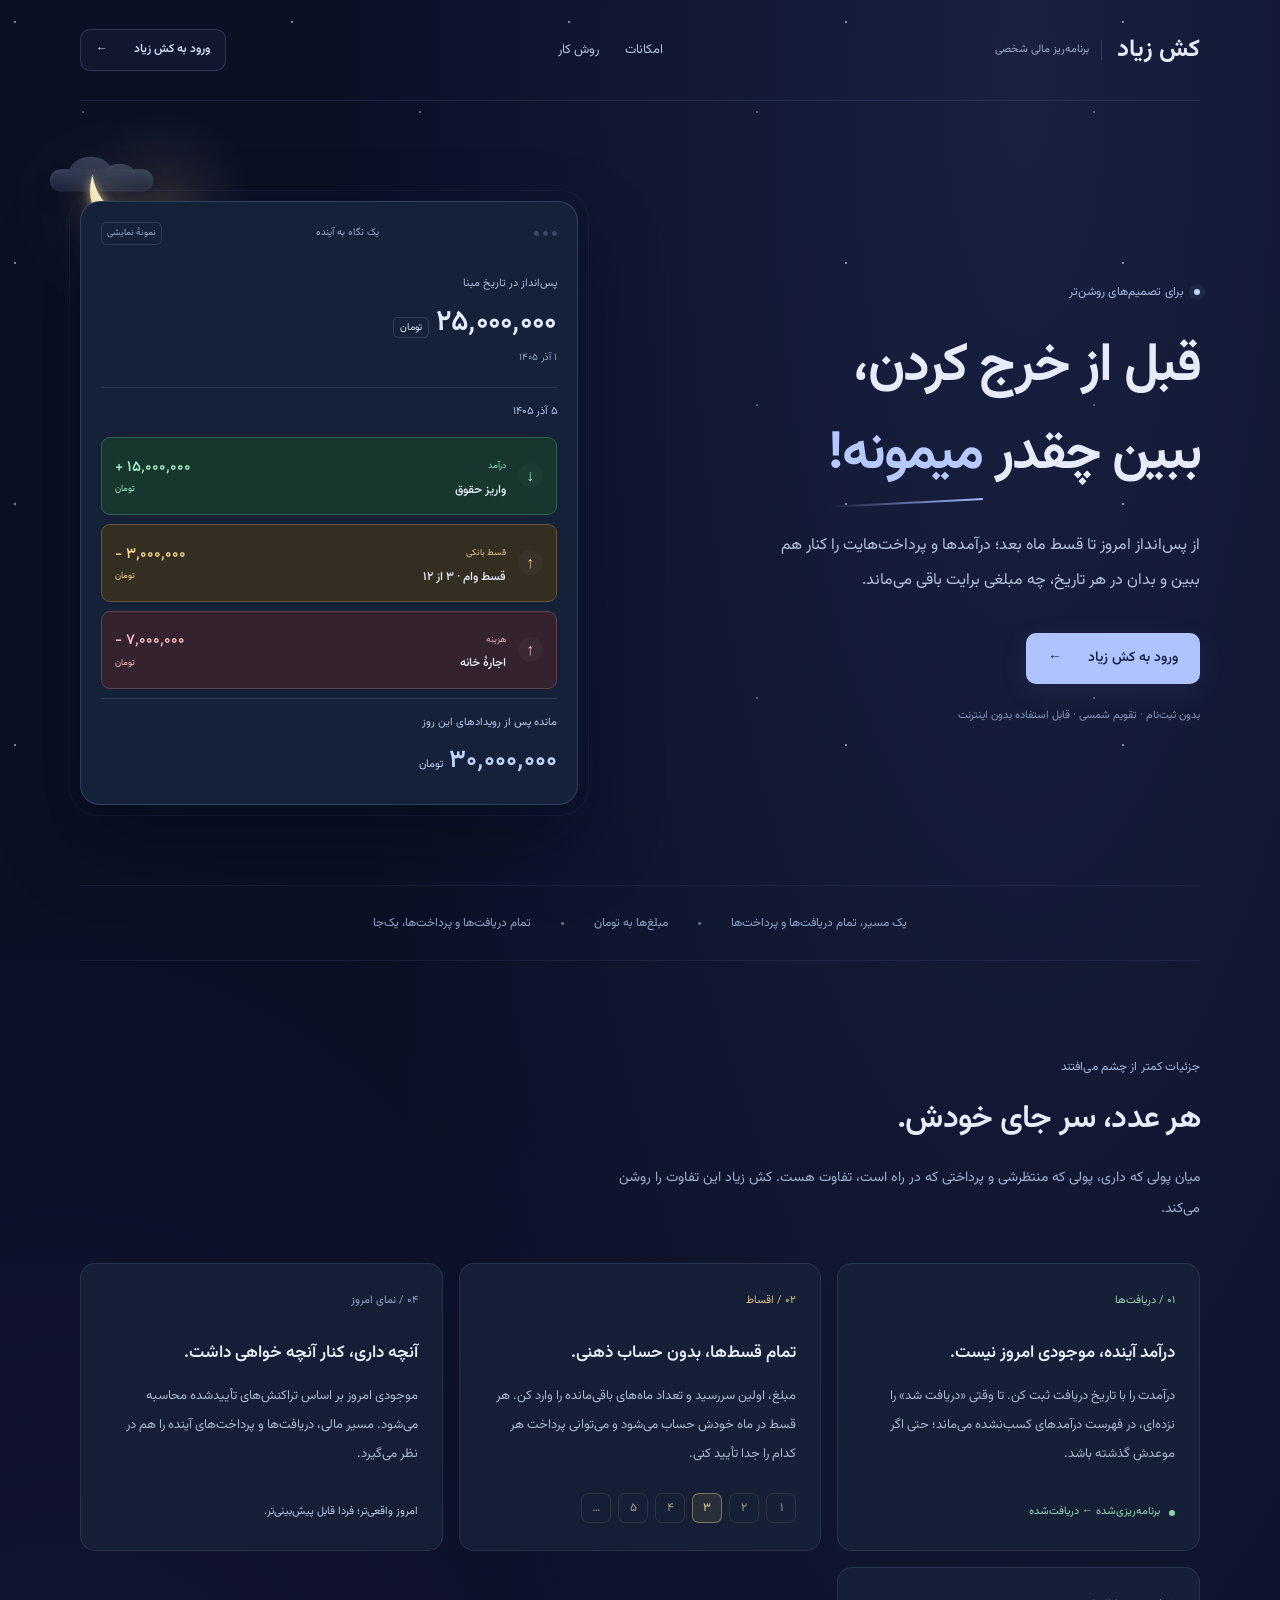
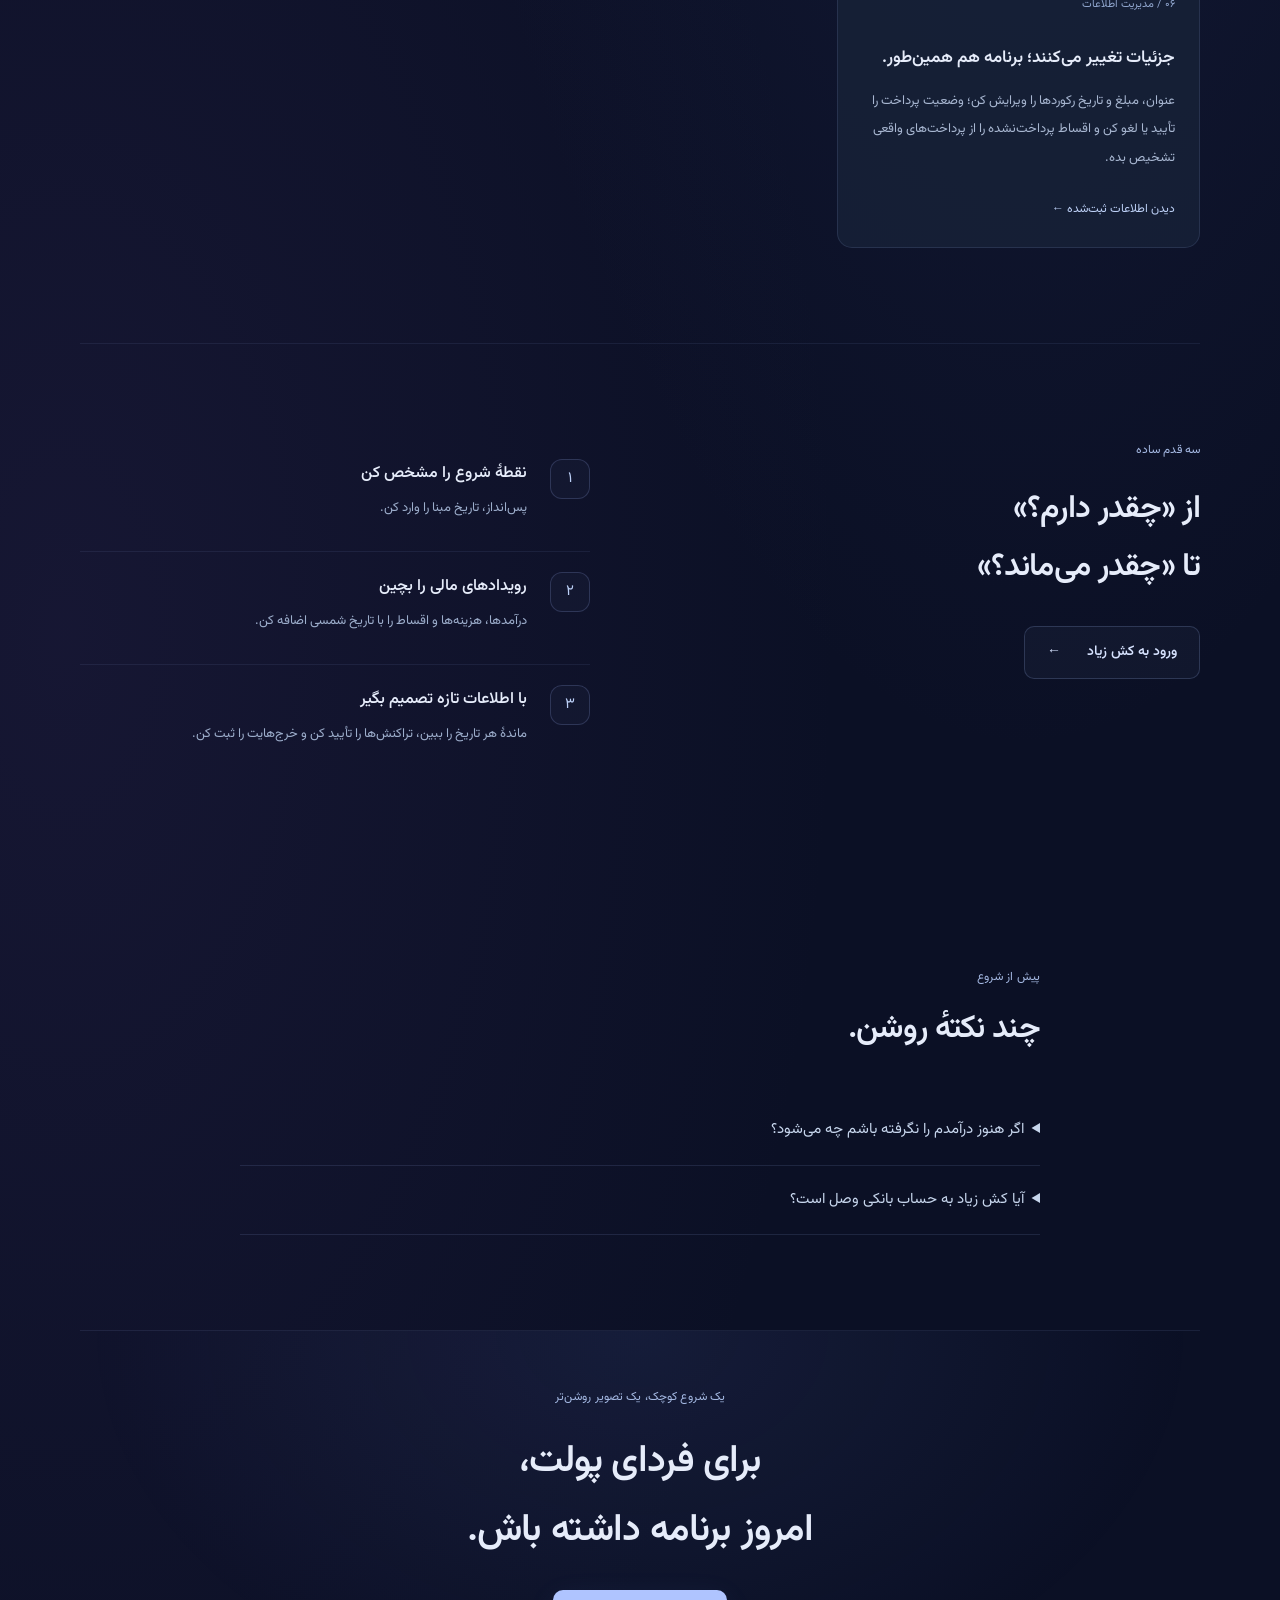
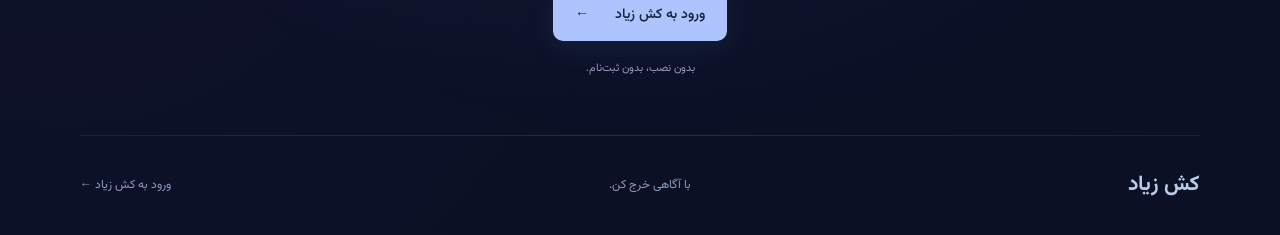
<file: landing.html>
<!doctype html>
<html lang="fa" dir="rtl">

<head>
    <meta charset="utf-8">
    <meta name="viewport" content="width=device-width,initial-scale=1">
    <meta name="theme-color" content="#0b1025">
    <meta name="description"
        content="کش زیاد؛ برنامه‌ریزی پس‌انداز، درآمد، هزینه و اقساط با تقویم شمسی. امروز را ببین، برای فردا تصمیم بگیر.">
    <title>کش زیاد | فردای پولت را روشن ببین</title>
    <link rel="stylesheet" href="typography.css">
    <link rel="stylesheet" href="landing.css">
    <link rel="stylesheet" href="shooting-stars.css">
    <link rel="stylesheet" href="moon.css">
</head>

<body>
    <div class="moon-clouds" aria-hidden="true"><span class="moon-cloud back"></span><span
            class="moon-cloud front"></span></div>
    <a class="skip" href="#main">رفتن به محتوا</a>
    <header class="landing-nav shell"><a class="wordmark" href="./"><span class="brand-name">کش زیاد</span><span class="brand-caption">برنامه‌ریز
                مالی شخصی</span></a>
        <nav aria-label="منوی اصلی"><a href="#features">امکانات</a><a href="#how">روش کار</a></nav><a class="button secondary compact" href="/app/index.html">ورود به کش زیاد <span aria-hidden="true">←</span></a>
    </header>
    <main id="main">
        <section class="hero shell">
            <div class="hero-copy">
                <p class="eyebrow"><span></span>برای تصمیم‌های روشن‌تر</p>
                <h1>قبل از خرج کردن،<br>ببین چقدر <span>میمونه!</span></h1>
                <p class="lead">از پس‌انداز امروز تا قسط ماه بعد؛ درآمدها و پرداخت‌هایت را کنار هم ببین و بدان در هر
                    تاریخ، چه مبلغی برایت باقی می‌ماند.</p>
                <div class="hero-actions"><a class="button primary" href="/app/index.html">ورود به کش زیاد <span aria-hidden="true">←</span></a></div>
                <p class="hero-note">بدون ثبت‌نام · تقویم شمسی · قابل استفاده بدون اینترنت</p>
            </div>
            <div class="preview" aria-label="نمونهٔ نمایشی مسیر مالی">
                <div class="preview-top"><span class="preview-dots"
                        aria-hidden="true"><i></i><i></i><i></i></span><span>یک نگاه به آینده</span><span
                        class="demo-label">نمونهٔ نمایشی</span></div>
                <div class="preview-balance"><span>پس‌انداز در تاریخ مبنا</span>
                    <div>۲۵٬۰۰۰٬۰۰۰ <small>تومان</small></div>
                    <p>۱ آذر ۱۴۰۵</p>
                </div>
                <div class="preview-date">۵ آذر ۱۴۰۵</div>
                <div class="demo-row income"><span class="demo-icon" aria-hidden="true">↓</span>
                    <div><span class="badge">درآمد</span>
                        <h3>واریز حقوق</h3>
                    </div><strong>+ ۱۵٬۰۰۰٬۰۰۰<small>تومان</small></strong>
                </div>
                <div class="demo-row bank"><span class="demo-icon" aria-hidden="true">↑</span>
                    <div><span class="badge">قسط بانکی</span>
                        <h3>قسط وام · ۳ از ۱۲</h3>
                    </div><strong>− ۳٬۰۰۰٬۰۰۰<small>تومان</small></strong>
                </div>
                <div class="demo-row expense"><span class="demo-icon" aria-hidden="true">↑</span>
                    <div><span class="badge">هزینه</span>
                        <h3>اجارهٔ خانه</h3>
                    </div><strong>− ۷٬۰۰۰٬۰۰۰<small>تومان</small></strong>
                </div>
                
                <div class="demo-total"><span>مانده پس از رویدادهای این روز</span><strong>۳۰٬۰۰۰٬۰۰۰
                        <small>تومان</small></strong></div>
            </div>
        </section>
        <div class="principles shell"><span>یک مسیر، تمام دریافت‌ها و پرداخت‌ها</span><i
                aria-hidden="true"></i><span>مبلغ‌ها به تومان</span><i aria-hidden="true"></i><span>تمام دریافت‌ها و پرداخت‌ها، یک‌جا</span></div>
        <section class="section shell" id="features">
            <div class="section-heading">
                <p class="eyebrow">جزئیات کمتر از چشم می‌افتند</p>
                <h2>هر عدد، سر جای خودش.</h2>
                <p>میان پولی که داری، پولی که منتظرشی و پرداختی که در راه است، تفاوت هست. کش زیاد این تفاوت را روشن
                    می‌کند.</p>
            </div>
            <div class="feature-grid">
                <article class="feature income-feature"><span class="feature-label">۰۱ / دریافت‌ها</span>
                    <h3>درآمد آینده، موجودی امروز نیست.</h3>
                    <p>درآمدت را با تاریخ دریافت ثبت کن. تا وقتی «دریافت شد» را نزده‌ای، در فهرست درآمدهای کسب‌نشده
                        می‌ماند؛ حتی اگر موعدش گذشته باشد.</p>
                    <div class="feature-detail"><span class="status-dot"></span>برنامه‌ریزی‌شده ← دریافت‌شده</div>
                </article>
                <article class="feature bank-feature"><span class="feature-label">۰۲ / اقساط</span>
                    <h3>تمام قسط‌ها، بدون حساب ذهنی.</h3>
                    <p>مبلغ، اولین سررسید و تعداد ماه‌های باقی‌مانده را وارد کن. هر قسط در ماه خودش حساب می‌شود و
                        می‌توانی پرداخت هر کدام را جدا تأیید کنی.</p>
                    <div class="mini-installments" aria-hidden="true"><span>۱</span><span>۲</span><span
                            class="current">۳</span><span>۴</span><span>۵</span><span>…</span></div>
                </article>
                
                <article class="feature"><span class="feature-label">۰۴ / نمای امروز</span>
                    <h3>آنچه داری، کنار آنچه خواهی داشت.</h3>
                    <p>موجودی امروز بر اساس تراکنش‌های تأییدشده  محاسبه می‌شود. مسیر مالی، دریافت‌ها و
                        پرداخت‌های آینده را هم در نظر می‌گیرد.</p>
                    <div class="feature-detail blue">امروز واقعی‌تر؛ فردا قابل پیش‌بینی‌تر.</div>
                </article>
                <!-- <article class="feature"><span class="feature-label">۰۵ / گزارش ماهانه</span>
                    <h3>ماهت را یک‌جا مرور کن.</h3>
                    <p>درآمد، هزینه، اقساط و ماندهٔ پیش‌بینی‌شدهٔ پایان هر ماه شمسی در جدولی جدا و خوانا
                        کنار هم قرار می‌گیرند.</p><a class="inline-link" href="/app/index.html?page=monthly">رفتن به گزارش
                        ماهانه ←</a>
                </article> -->
                <article class="feature"><span class="feature-label">۰۶ / مدیریت اطلاعات</span>
                    <h3>جزئیات تغییر می‌کنند؛ برنامه هم همین‌طور.</h3>
                    <p>عنوان، مبلغ و تاریخ رکوردها را ویرایش کن؛ وضعیت پرداخت را تأیید یا لغو کن و اقساط پرداخت‌نشده را
                        از پرداخت‌های واقعی تشخیص بده.</p><a class="inline-link" href="/app/index.html?page=records">دیدن
                        اطلاعات ثبت‌شده ←</a>
                </article>
            </div>
        </section>
        <section class="section shell how" id="how">
            <div>
                <p class="eyebrow">سه قدم ساده</p>
                <h2>از «چقدر دارم؟»<br>تا «چقدر می‌ماند؟»</h2><a class="button secondary" href="/app/index.html">ورود به کش زیاد <span aria-hidden="true">←</span></a>
            </div>
            <ol class="steps">
                <li><span>۱</span>
                    <div>
                        <h3>نقطهٔ شروع را مشخص کن</h3>
                        <p>پس‌انداز، تاریخ مبنا  را وارد کن.</p>
                    </div>
                </li>
                <li><span>۲</span>
                    <div>
                        <h3>رویدادهای مالی را بچین</h3>
                        <p>درآمدها، هزینه‌ها و اقساط را با تاریخ شمسی اضافه کن.</p>
                    </div>
                </li>
                <li><span>۳</span>
                    <div>
                        <h3>با اطلاعات تازه تصمیم بگیر</h3>
                        <p>ماندهٔ هر تاریخ را ببین، تراکنش‌ها را تأیید کن و خرج‌هایت را ثبت کن.</p>
                    </div>
                </li>
            </ol>
        </section>
        
        <section class="section shell faq">
            <div class="section-heading">
                <p class="eyebrow">پیش از شروع</p>
                <h2>چند نکتهٔ روشن.</h2>
            </div>
            
            <details>
                <summary>اگر هنوز درآمدم را نگرفته باشم چه می‌شود؟</summary>
                <p>درآمد در پیش‌بینی تاریخ دریافت لحاظ می‌شود، ولی تا تأیید دریافت در موجودی امروز حساب نمی‌شود. تاریخ
                    واقعی دریافت، روزی است که آن را تأیید می‌کنی.</p>
            </details>
            
            <details>
                <summary>آیا کش زیاد به حساب بانکی وصل است؟</summary>
                <p>خیر. ثبت اطلاعات و تأیید پرداخت‌ها دستی است. کش زیاد ابزار برنامه‌ریزی و پیش‌بینی است و تراکنش بانکی
                    انجام نمی‌دهد.</p>
            </details>
        </section>
        <section class="shell final-cta">
            <p class="eyebrow">یک شروع کوچک، یک تصویر روشن‌تر</p>
            <h2>برای فردای پولت،<br>امروز برنامه داشته باش.</h2><a class="button primary" href="/app/index.html">ورود به کش زیاد <span aria-hidden="true">←</span></a>
            <p>بدون نصب، بدون ثبت‌نام.</p>
        </section>
    </main>
    <footer class="shell landing-footer"><a class="wordmark" href="./">کش زیاد</a><span>با آگاهی خرج
            کن.</span><a href="/app/index.html">ورود به کش زیاد <span aria-hidden="true">←</span></a></footer>
    <script src="shooting-stars.js"></script>
</body>

</html>
</file>
<file: styles.css>
:root {
    font-family: Tahoma, 'Segoe UI', sans-serif;
    color: #273c33;
    background: #f3f5f1;
    font-size: 14px;
    --green: #286449;
    --muted: #758177;
    --line: #e4e9e1
}

* {
    box-sizing: border-box
}

body {
    margin: 0
}

button,
input,
select {
    font: inherit
}

button {
    cursor: pointer
}

button,
input,
select {
    border-radius: 10px
}

button {
    border: 0;
    transition: background .2s, transform .2s
}

button:hover {
    transform: translateY(-1px)
}

button:disabled {
    cursor: wait;
    opacity: .6
}

button[hidden],
[hidden] {
    display: none !important
}

h1,
h2,
h3,
p {
    margin: 0
}

h2 {
    font-size: 16px;
    line-height: 1.8
}

h3 {
    font-size: 15px
}

.container {
    max-width: 1280px;
    margin: auto;
    padding: 38px 32px
}

.header {
    display: flex;
    justify-content: space-between;
    align-items: center;
    gap: 20px;
    margin-bottom: 30px
}

.identity {
    display: flex;
    gap: 14px;
    align-items: center
}

.logo {
    width: 48px;
    height: 48px;
    display: grid;
    place-items: center;
    background: var(--green);
    border-radius: 16px;
    color: white;
    font-size: 28px
}

h1 {
    font-size: 27px;
    font-weight: 700
}

.identity p {
    color: var(--muted);
    font-size: 12px;
    margin-top: 6px
}

.backup {
    display: flex;
    gap: 8px
}

.quiet {
    padding: 11px 15px;
    background: #eaf0e5;
    color: #42604b;
    font-size: 12px
}

.quiet:hover {
    background: #dfe8d9
}

.overview {
    display: grid;
    grid-template-columns: repeat(4, minmax(0, 1fr));
    gap: 14px;
    margin-bottom: 24px
}

.overview article {
    background: white;
    border: 1px solid var(--line);
    border-radius: 18px;
    padding: 23px;
    min-width: 0
}

.overview .balance {
    background: #254d3b;
    color: #fff;
    border-color: #254d3b
}

.overview article>span {
    font-size: 12px;
    display: block;
    color: var(--muted);
    margin-bottom: 16px
}

.overview .balance>span,
.overview .balance small {
    color: #c3d5c3
}

.overview strong {
    font-family: 'Segoe UI', Tahoma, sans-serif;
    display: block;
    font-size: clamp(21px, 2.2vw, 30px);
    font-weight: 600;
    overflow-wrap: anywhere;
    font-variant-numeric: tabular-nums
}

.overview small {
    display: block;
    font-size: 11px;
    margin-top: 9px;
    color: var(--muted);
    line-height: 1.8
}

.layout {
    display: grid;
    grid-template-columns: 340px minmax(0, 1fr);
    gap: 24px;
    align-items: start
}

.forms,
.content {
    display: grid;
    gap: 20px;
    min-width: 0
}

.panel {
    background: #fff;
    border: 1px solid var(--line);
    border-radius: 18px;
    padding: 24px
}

.panel-title {
    display: flex;
    gap: 12px;
    align-items: center;
    margin-bottom: 24px
}

.step {
    font-size: 11px;
    background: #eff3e9;
    color: #6b8061;
    border-radius: 8px;
    padding: 7px 9px
}

label {
    display: block;
    font-size: 12px;
    margin: 16px 0 8px;
    color: #526556
}

label:first-child {
    margin-top: 0
}

label em {
    font-size: 10px;
    font-style: normal;
    color: #8d978d;
    margin-right: 5px
}

input,
select {
    width: 100%;
    min-width: 0;
    min-height: 44px;
    border: 1px solid #dce3d8;
    background: #fbfcf9;
    padding: 10px 12px;
    color: #2b4232;
    outline: none
}

input:focus,
select:focus {
    border-color: #7f9e75;
    box-shadow: 0 0 0 3px #66935c14
}

input::placeholder {
    color: #a3ada1;
    font-size: 12px
}

.date-picker {
    display: grid;
    grid-template-columns: .8fr 1.3fr 1fr;
    gap: 6px
}

.date-picker select {
    padding: 9px 6px;
    font-size: 12px
}

.field-note {
    color: #86907f;
    font-size: 11px;
    line-height: 2;
    margin: 12px 0
}

.primary {
    padding: 13px 18px;
    background: var(--green);
    color: white;
    font-size: 13px
}

.primary:hover {
    background: #1e5039
}

.forms .primary {
    flex: 1
}

#settings-form>.primary {
    width: 100%;
    margin-top: 8px
}

.form-actions {
    display: flex;
    gap: 8px;
    margin-top: 20px
}

.two-fields {
    display: grid;
    grid-template-columns: 1.2fr 1fr;
    gap: 10px
}

.two-fields label {
    margin-top: 16px
}

.section-top {
    display: flex;
    justify-content: space-between;
    align-items: center;
    gap: 12px
}

.pill {
    background: #eef3e8;
    color: #70815e;
    border-radius: 100px;
    padding: 6px 10px;
    font-size: 11px;
    white-space: nowrap
}

.eyebrow {
    color: #829478;
    font-size: 11px;
    margin-bottom: 7px
}

.explanation {
    color: var(--muted);
    line-height: 2;
    font-size: 12px;
    margin: 18px 0
}

.insight {
    border: 1px solid #dbe7d2;
    background: #f3f8ed;
    color: #4d693d;
    border-radius: 12px;
    font-size: 12px;
    line-height: 2;
    padding: 14px 16px;
    margin-bottom: 22px
}

.insight.warning {
    background: #fff5ef;
    border-color: #f3dece;
    color: #9a5933
}

.insight:empty {
    display: none
}

.timeline {
    display: grid;
    gap: 12px
}

.payment {
    border: 1px solid #e6ebe1;
    border-radius: 13px;
    overflow: hidden
}

.payment-head {
    display: flex;
    justify-content: space-between;
    gap: 12px;
    background: #f7f9f4;
    padding: 12px 16px;
    color: #718367;
    font-size: 12px
}

.payment-head .past {
    font-size: 10px;
    color: #8b9186
}

.payment-items {
    padding: 4px 16px
}

.payment-line {
    display: flex;
    gap: 10px;
    justify-content: space-between;
    padding: 12px 0;
    border-bottom: 1px solid #eff1eb;
    line-height: 1.8;
    font-size: 13px
}

.payment-line:last-child {
    border: 0
}

.payment-line span:first-child {
    overflow-wrap: anywhere;
    min-width: 0
}

.payment-line .amount {
    white-space: nowrap;
    color: #536b51
}

.type {
    font-style: normal;
    font-size: 10px;
    padding: 3px 6px;
    border-radius: 5px;
    background: #eef0fb;
    color: #777fa9;
    margin-left: 7px;
    white-space: nowrap
}

.type.bank {
    background: #f7efdf;
    color: #987a3c
}

.day-cost {
    padding: 0 16px 12px;
    font-size: 11px;
    color: #8a9483;
    line-height: 1.8
}

.payment-total {
    border-top: 1px solid #e9eee3;
    padding: 14px 16px;
    display: flex;
    justify-content: space-between;
    gap: 10px;
    align-items: center;
    font-size: 12px
}

.payment-total strong {
    font-size: 18px;
    font-weight: 600
}

.negative {
    color: #bd594b !important
}

.payment-total small {
    font-size: 10px;
    font-weight: 400;
    margin-right: 3px
}

.empty {
    text-align: center;
    padding: 58px 12px;
    color: #809076
}

.empty>span {
    display: grid;
    place-items: center;
    margin: 0 auto 18px;
    width: 48px;
    height: 48px;
    border-radius: 50%;
    background: #f0f5eb;
    font-size: 27px;
    color: #9bad8c
}

.empty h3 {
    color: #647858;
    margin-bottom: 10px
}

.empty p {
    font-size: 12px;
    line-height: 2
}

.records {
    display: grid;
    margin-top: 18px
}

.record {
    padding: 17px 0;
    border-bottom: 1px solid #edf0e8;
    display: flex;
    gap: 14px;
    justify-content: space-between;
    align-items: center
}

.record:last-child {
    border-bottom: 0;
    padding-bottom: 0
}

.record h3 {
    line-height: 1.8;
    overflow-wrap: anywhere
}

.record p {
    font-size: 11px;
    color: #829078;
    line-height: 2;
    margin-top: 4px
}

.record-main {
    min-width: 0
}

.record-actions {
    display: flex;
    gap: 5px;
    flex-shrink: 0
}

.record-actions button {
    background: transparent;
    color: #75856a;
    font-size: 11px;
    padding: 8px
}

.record-actions button.delete {
    color: #b4695e
}

.record-actions button:hover {
    background: #f3f5ef
}

.records>.muted {
    color: #919b8b;
    font-size: 12px;
    line-height: 1.8
}

.footnote {
    padding: 0 6px;
    color: #919b8c;
    font-size: 11px;
    line-height: 2.2
}

.footnote>span {
    color: #6b805c
}

.footnote p {
    margin-top: 5px
}

.toast {
    position: fixed;
    bottom: 24px;
    left: 50%;
    transform: translateX(-50%);
    max-width: min(90vw, 500px);
    padding: 15px 22px;
    border-radius: 13px;
    background: #254d3b;
    color: white;
    box-shadow: 0 10px 30px #203d3025;
    font-size: 13px;
    z-index: 10;
    line-height: 1.9
}

.toast.error {
    background: #993f35
}

.load-more {
    display: block;
    margin: 20px auto 0
}

dialog {
    border: 1px solid var(--line);
    border-radius: 18px;
    max-width: 400px;
    width: 90%;
    padding: 26px;
    color: #273c33
}

dialog::backdrop {
    background: #18332766;
    backdrop-filter: blur(3px)
}

dialog p {
    font-size: 13px;
    line-height: 2;
    margin: 15px 0 25px;
    color: #7b8773
}

.dialog-actions {
    display: flex;
    justify-content: flex-end;
    gap: 10px
}

.danger {
    color: white;
    background: #af5149;
    padding: 11px 20px
}

:focus-visible {
    outline: 2px solid #789c65;
    outline-offset: 3px
}

@media(max-width:1000px) {
    .container {
        padding: 26px 20px
    }

    .layout {
        grid-template-columns: 300px minmax(0, 1fr);
        gap: 18px
    }

    .panel {
        padding: 20px
    }

    .overview {
        grid-template-columns: repeat(2, minmax(0, 1fr))
    }

    .overview strong {
        font-size: 27px
    }
}

@media(max-width:700px) {
    .container {
        padding: 24px 16px
    }

    .header {
        align-items: flex-start;
        flex-direction: column;
        gap: 18px
    }

    .backup {
        width: 100%
    }

    .backup button {
        flex: 1
    }

    .overview {
        gap: 10px
    }

    .overview article {
        padding: 17px 14px;
        border-radius: 14px
    }

    .overview article>span {
        font-size: 11px;
        margin-bottom: 13px
    }

    .overview strong {
        font-size: 23px
    }

    .layout {
        grid-template-columns: 1fr
    }

    .forms {
        gap: 16px
    }

    .content {
        gap: 16px
    }

    .panel {
        padding: 20px;
        border-radius: 15px
    }

    .forecast .section-top {
        align-items: flex-start
    }

    .forecast h2 {
        font-size: 15px
    }

    .record {
        align-items: flex-start;
        gap: 8px
    }

    .record-actions {
        gap: 0
    }

    .payment-head {
        font-size: 11px
    }

    .payment-line {
        font-size: 12px
    }

    .payment-total strong {
        font-size: 17px
    }

    .footnote {
        margin-bottom: 20px
    }
}

@media(prefers-reduced-motion:no-preference) {

    .panel,
    .overview {
        animation: enter .45s ease both
    }

    @keyframes enter {
        from {
            opacity: 0;
            transform: translateY(8px)
        }

        to {
            opacity: 1;
            transform: translateY(0)
        }
    }
}

@media(prefers-reduced-motion:reduce) {
    * {
        animation: none !important;
        transition: none !important
    }
}
</file>
<file: typography.css>
@font-face {
  font-family: Vazirmatn;
  src: url('fonts/Vazirmatn.woff2') format('woff2');
  font-weight: 100 900;
  font-style: normal;
  font-display: swap;
}

:root {
  font-family: Vazirmatn, Tahoma, sans-serif;
  font-size: 15px;
}

body {
  line-height: 1.85;
}

button,
input,
select,
textarea {
  font-family: inherit;
}

.overview strong {
  font-family: inherit;
  letter-spacing: -.6px;
  line-height: 1.6;
}

h1,
h2,
h3 {
  font-weight: 650;
}

label {
  font-size: 14px;
}

label em,
.field-note,
.footnote {
  font-size: 12px;
}

.date-picker select,
.quiet,
.primary {
  font-size: 14px;
}

.identity p,
.overview article>span,
.overview small {
  font-size: 13px;
}

.explanation,
.insight,
.payment-line,
.record p {
  font-size: 14px;
}

.payment-head,
.day-cost,
.payment-total {
  font-size: 13px;
}

input::placeholder {
  font-size: 13px;
}

@media (max-width:700px) {

  .overview article>span,
  .payment-head,
  .day-cost {
    font-size: 12px;
  }

  .date-picker select {
    font-size: 13px;
  }
}
</file>
<file: night.css>
:root {
    color-scheme: dark;
    --green: #7f9ff3;
    --muted: #a5afcc;
    --line: #b6c8ff1a;
    background: #0b1025;
    color: #e6eaff
}

.payment-line .income-amount {
    color: #9cddc0;
    direction: ltr;
    unicode-bidi: isolate
}

.data-toolbar {
    display: flex;
    justify-content: space-between;
    align-items: center;
    gap: 12px;
    margin-bottom: 24px;
    flex-wrap: wrap
}

.delete-all {
    background: #da797512;
    color: #f2a6a0;
    border: 1px solid #ed93882e;
    padding: 9px 13px;
    font-size: 12px
}

.delete-all:hover {
    background: #da797525
}

body {
    background: radial-gradient(ellipse at 80% 2%, #35407855, transparent 48%), radial-gradient(ellipse at 5% 65%, #41306935, transparent 45%), #0b1025;
    min-height: 100vh;
    isolation: isolate
}

body::before {
    content: '';
    position: fixed;
    inset: 0;
    z-index: -2;
    pointer-events: none;
    background-image: radial-gradient(1.5px 1.5px at 15px 22px, #dbe6ffd9 90%, transparent), radial-gradient(1px 1px at 83px 112px, #d2ddff88 90%, transparent), radial-gradient(1px 1px at 156px 65px, #dbe6ff66 90%, transparent), radial-gradient(2px 2px at 230px 185px, #dbe6ff88 90%, transparent);
    background-size: 277px 241px, 337px 293px, 211px 187px, 493px 397px
}

body::after {
    content: '';
    position: fixed;
    top: 45px;
    left: 8%;
    width: 106px;
    height: 106px;
    border-radius: 50%;
    background: radial-gradient(circle at 33% 28%, #fffdf2, #d9e3ff 60%, #9eafdc);
    box-shadow: 0 0 45px #b7ccff25, 0 0 110px #a9baff1f;
    z-index: -1;
    pointer-events: none;
    opacity: .8
}

.container {
    position: relative
}

.header {
    padding-bottom: 12px
}

.logo {
    background: linear-gradient(145deg, #8b9fe74d, #b2c3ff1a);
    border: 1px solid #bbcdff33;
    box-shadow: inset 0 1px 0 #ffffff20;
    color: #e1e7ff
}

.identity p {
    color: #a9b4d2
}

.panel,
.overview article {
    background: linear-gradient(130deg, #b7c8ff12, #a8bcff06);
    border: 1px solid #b8cbff24;
    backdrop-filter: blur(20px);
    -webkit-backdrop-filter: blur(20px);
    box-shadow: 0 14px 40px #00000019, inset 0 1px 0 #ffffff09
}

.overview .balance {
    background: linear-gradient(130deg, #829cff33, #5768bb1a);
    border-color: #bdd0ff3a;
    color: #f0f3ff
}

.overview article>span,
.overview small,
.overview .balance>span,
.overview .balance small {
    color: #aebbdc
}

.overview strong {
    color: #e9edff
}

.panel-title .step,
.step,
.pill {
    background: #9eafff16;
    color: #b9c9ff;
    border: 1px solid #b0c5ff15
}

label {
    color: #c1cbe5
}

label em,
.field-note {
    color: #939fbe
}

input,
select {
    color: #e4eaff;
    background: #080f255e;
    border-color: #a4b8ef29;
    box-shadow: inset 0 1px 4px #00000012
}

select option {
    background: #182139;
    color: #e7ecff
}

input::placeholder {
    color: #7885a6
}

input:focus,
select:focus {
    border-color: #a1baff;
    box-shadow: 0 0 0 3px #98afff14;
    background: #17213d88
}

.primary {
    background: linear-gradient(135deg, #9bb3ff, #7e93dc);
    color: #111c3a;
    font-weight: 650;
    box-shadow: 0 4px 16px #7796f219, inset 0 1px 0 #ffffff40
}

.primary:hover {
    background: linear-gradient(135deg, #b2c4ff, #97aaf1)
}

.quiet {
    background: #b1c5ff12;
    border: 1px solid #bbccff22;
    color: #c6d4ff
}

.quiet:hover {
    background: #b1c5ff24
}

.eyebrow {
    color: #9eadde
}

.explanation {
    color: #9fabcc
}

.insight {
    background: #8cadff0e;
    border-color: #a7baff25;
    color: #c0cfff
}

.insight.warning {
    background: #ec9c6410;
    border-color: #e5ad7630;
    color: #f0c398
}

.payment {
    background: #0c142930;
    border-color: #b6c7fb1c
}

.payment-head {
    background: #a3b7ff0a;
    color: #b6c5ec
}

.payment-line {
    border-color: #aabbef12;
    color: #e1e7f8
}

.payment-line .amount {
    color: #bac9ec
}

.payment-total {
    border-color: #b2c6ff20;
    background: #8da4ff07
}

.payment-total strong {
    color: #b8d4ff
}

.day-cost {
    color: #8f9ec0
}

.negative {
    color: #ffa69b !important
}

.type {
    background: #9e9cff1c;
    color: #d0c7ff
}

.type.bank {
    background: #edc67e15;
    color: #e8cf9c
}

.record {
    border-color: #b0c0ef14
}

.record p {
    color: #98a8cc
}

.record-actions button {
    color: #b2c7f2
}

.record-actions button.delete {
    color: #efa89e
}

.record-actions button:hover {
    background: #a5bfff12
}

.records>.muted,
.empty {
    color: #93a3c5
}

.empty h3 {
    color: #c2ceea
}

.empty>span {
    background: #b4c9ff0e;
    color: #a8bdf2;
    border: 1px solid #bad0ff16
}

.footnote,
.footnote p {
    color: #8593b5
}

.footnote>span {
    color: #a7b8df
}

.toast {
    background: #29385deF;
    color: #edf2ff;
    border: 1px solid #c5d5ff33;
    backdrop-filter: blur(20px);
    box-shadow: 0 12px 40px #00000040
}

.toast.error {
    background: #763b44ed
}

dialog {
    background: #18223cf5;
    border-color: #a7beff33;
    color: #e5ebff;
    box-shadow: 0 30px 100px #0008
}

dialog::backdrop {
    background: #04071999;
    backdrop-filter: blur(8px)
}

dialog p {
    color: #a2b1d1
}

.danger {
    background: #b9656b;
    color: white
}

:focus-visible {
    outline-color: #a5c0ff
}

::selection {
    background: #b5c7ff44;
    color: #fff
}

@media(prefers-reduced-motion:no-preference) {
    body::before {
        animation: starlight 7s ease-in-out infinite alternate
    }

    @keyframes starlight {
        from {
            opacity: .5
        }

        to {
            opacity: .95
        }
    }

    .panel {
        transition: border-color .25s, box-shadow .25s
    }

    .panel:hover {
        border-color: #b8cbff38;
        box-shadow: 0 16px 45px #00000022, inset 0 1px 0 #ffffff0d
    }
}

@media(max-width:700px) {
    body::after {
        width: 76px;
        height: 76px;
        top: 30px;
        left: 22px;
        opacity: .65
    }

    .header {
        position: relative
    }

    .backup {
        position: relative;
        z-index: 1
    }

    .panel,
    .overview article {
        backdrop-filter: blur(12px);
        -webkit-backdrop-filter: blur(12px)
    }
}
</file>
<file: date-dropdown.css>
.date-picker select {
    appearance: none;
    -webkit-appearance: none;
    cursor: pointer;
    padding-left: 24px;
    background-image: url("data:image/svg+xml,%3Csvg xmlns='http://www.w3.org/2000/svg' width='12' height='12' fill='none' stroke='%23b5c8ee' stroke-width='1.5'%3E%3Cpath d='m3 4.5 3 3 3-3'/%3E%3C/svg%3E");
    background-repeat: no-repeat;
    background-position: left 8px center
}

.date-options {
    position: fixed;
    z-index: 100;
    max-height: 200px;
    overflow-y: auto;
    overscroll-behavior: contain;
    background: #1b2540f5;
    backdrop-filter: blur(24px);
    -webkit-backdrop-filter: blur(24px);
    border: 1px solid #bdcfff33;
    border-radius: 12px;
    padding: 5px;
    box-shadow: 0 15px 40px #0006;
    direction: rtl;
    scrollbar-width: thin;
    scrollbar-color: #788dbb55 transparent
}

.date-options button {
    display: block;
    width: 100%;
    border: 0;
    border-radius: 7px;
    background: transparent;
    color: #cbd7f3;
    text-align: center;
    font-family: inherit;
    font-size: 13px;
    min-height: 36px;
    padding: 7px 4px;
    transform: none;
    cursor: pointer;
    line-height: 1.6
}

.date-options button:hover,
.date-options button:focus-visible {
    background: #a5baff20;
    color: #fff;
    outline: none
}

.date-options button[aria-selected=true] {
    background: #8eaafa2a;
    color: #dce7ff;
    font-weight: 700;
    box-shadow: inset 0 0 0 1px #a5c1ff25
}

.date-picker select[aria-expanded=true] {
    border-color: #a1baff;
    box-shadow: 0 0 0 3px #98afff14
}
</file>
<file: readability.css>
/* Solid reading surfaces; color always accompanied by a written category. */
.overview {
    grid-template-columns: repeat(5, minmax(0, 1fr))
}

.summary-amount {
    display: flex;
    align-items: baseline;
    gap: 7px;
    flex-wrap: wrap
}

.overview .summary-amount strong {
    font-size: clamp(19px, 1.8vw, 27px);
    min-width: 0
}

.currency-badge {
    display: inline-block;
    flex-shrink: 0;
    font-size: 10px;
    line-height: 1.8;
    padding: 1px 6px;
    border-radius: 5px;
    background: #aec4ff12;
    color: #b9c9e9;
    border: 1px solid #b8ccff20
}

.overview .upcoming-income {
    background: #17382eed;
    border-color: #4e967355
}

.overview .upcoming-income>span,
.overview .upcoming-income small {
    color: #b2d7c4
}

.overview .upcoming-income strong {
    color: #a2f0c9
}

.upcoming-income .currency-badge {
    background: #8ee3b512;
    color: #b9ecd2;
    border-color: #8ee3b52a
}

@media(max-width:1100px) {
    .overview {
        grid-template-columns: repeat(3, minmax(0, 1fr))
    }
}

@media(max-width:700px) {
    .overview {
        grid-template-columns: repeat(2, minmax(0, 1fr))
    }

    .overview .upcoming-income {
        grid-column: 1/-1
    }

    .overview .summary-amount strong {
        font-size: 23px
    }
}

.page-link {
    border-radius: 10px
}

.page-link {
    display: inline-flex;
    align-items: center;
    text-decoration: none;
    font-size: 13px;
    line-height: 1.8
}

.records-page-heading {
    display: flex;
    justify-content: space-between;
    align-items: center;
    gap: 20px;
    margin: 15px 0 28px
}

.records-page-heading h1 {
    font-size: 25px
}

.records-page-grid {
    grid-template-columns: repeat(3, minmax(0, 1fr));
    align-items: start
}

.records-page-grid .record {
    flex-wrap: wrap
}

.records-page-grid .record-actions {
    margin-right: auto
}

@media(max-width:1000px) {
    .records-page-grid {
        grid-template-columns: 1fr
    }
}

@media(max-width:700px) {
    .records-page-heading {
        align-items: flex-start;
        flex-direction: column
    }

    .records-page-heading h1 {
        font-size: 22px
    }

    .data-toolbar>.page-link {
        order: 3
    }
}

.content>.panel {
    background: #141e34;
    backdrop-filter: none;
    -webkit-backdrop-filter: none;
    border-color: #35425b;
    box-shadow: 0 10px 28px #0002
}

.content h2 {
    color: #f1f5ff
}

.explanation {
    color: #bfcae0;
    line-height: 2.1
}

.eyebrow {
    color: #a9bfe9
}

.event-legend {
    display: flex;
    gap: 10px;
    flex-wrap: wrap;
    margin: 18px 0 22px
}

.event-legend span,
.event-badge {
    display: inline-flex;
    align-items: center;
    justify-content: center;
    border-radius: 6px;
    font-size: 12px;
    font-weight: 600;
    padding: 4px 10px;
    line-height: 1.8;
    white-space: nowrap
}

.event-legend .income,
.event-badge.income {
    background: #163f34;
    color: #a2f0c9
}

.event-legend .expense,
.event-badge.expense {
    background: #482730;
    color: #ffbec7
}

.event-legend .bank,
.event-badge.bank {
    background: #42351f;
    color: #f7d68f
}

.timeline {
    gap: 24px
}

.payment {
    background: #19243b;
    border: 1px solid #40506d;
    border-radius: 14px;
    box-shadow: 0 5px 14px #0002
}

.payment-head {
    background: #24334e;
    color: #e3ecff;
    padding: 15px 18px;
    font-size: 14px;
    font-weight: 650;
    border-bottom: 1px solid #425373
}

.payment-line {
    margin: 10px 12px;
    padding: 15px 14px;
    border: 1px solid transparent !important;
    border-right: 4px solid !important;
    border-radius: 9px;
    align-items: center;
    gap: 18px;
    font-size: 15px
}

.payment-line.event-income {
    background: #153b31;
    border-color: #2d6552 !important;
    border-right-color: #63d6a2 !important
}

.payment-line.event-expense {
    background: #38232e;
    border-color: #62404c !important;
    border-right-color: #ee92a0 !important
}

.payment-line.event-bank {
    background: #362e20;
    border-color: #655338 !important;
    border-right-color: #e9bd66 !important
}

.event-description {
    display: flex;
    flex-direction: column;
    align-items: flex-start;
    gap: 8px;
    min-width: 0;
    line-height: 1.9
}

.event-title {
    color: #f4f6fc;
    font-weight: 550;
    overflow-wrap: anywhere
}

.event-subtitle {
    font-size: 12px;
    color: #c1cee3
}

.payment-line .amount {
    font-size: 16px;
    font-weight: 650;
    white-space: normal;
    text-align: left;
    flex-shrink: 0;
    font-variant-numeric: tabular-nums;
    max-width: 48%
}

.event-income .amount {
    color: #a2f0c9 !important
}

.event-expense .amount {
    color: #ffbec7 !important
}

.event-bank .amount {
    color: #f7d68f !important
}

.amount-value {
    direction: ltr;
    unicode-bidi: isolate;
    display: inline-block
}

.amount-unit {
    display: block;
    font-size: 11px;
    font-weight: 400;
    margin-top: 2px;
    color: inherit;
    opacity: .85
}

.day-cost {
    padding: 10px 18px 18px;
    color: #b6c3db;
    font-size: 12px;
    line-height: 2
}

.payment-total {
    background: #22324e;
    border-top: 1px solid #485c7b;
    padding: 18px;
    color: #d8e4f9
}

.payment-total strong {
    color: #b8d6ff;
    font-size: 21px
}

.payment-total:has(.negative) {
    background: #3a2631;
    border-top-color: #70505c
}

.negative {
    color: #ffaaa4 !important
}

.records {
    gap: 12px
}

.record {
    padding: 16px !important;
    background: #1a263d;
    border: 1px solid #3c4b65 !important;
    border-radius: 10px;
    border-right-width: 4px !important
}

.record h3 {
    color: #f0f4ff;
    font-size: 16px
}

.record p {
    color: #c0cce2;
    font-size: 13px;
    line-height: 2.1
}

.record.record-incomes {
    border-right-color: #63d6a2 !important
}

.record.record-expenses {
    border-right-color: #ee92a0 !important
}

.record.record-loans {
    border-right-color: #e9bd66 !important
}

.record-actions .delete {
    background: #402934;
    color: #ffc2c8;
    padding: 7px 11px;
    border: 1px solid #77505c
}

.record-actions .delete:hover {
    background: #573542
}

.records>.muted {
    color: #b3bfd4
}

.insight {
    background: #203c36;
    color: #bee8d5;
    border-color: #3f695a
}

.insight.warning {
    background: #443321;
    color: #f1d5ac;
    border-color: #78603b
}

.overview article {
    background: #1a263ded
}

.overview .balance {
    background: #25395bed
}

@media(max-width:700px) {
    .payment-line {
        margin: 9px;
        padding: 12px 10px;
        gap: 10px;
        font-size: 14px
    }

    .payment-line .amount {
        font-size: 14px
    }

    .payment-total {
        flex-wrap: wrap;
        gap: 8px
    }

    .payment-total strong {
        font-size: 19px
    }

    .payment-head {
        font-size: 13px
    }

    .event-badge {
        font-size: 11px
    }

    .record h3 {
        font-size: 15px
    }

    .record p {
        font-size: 12px
    }
}
</file>
<file: shooting-stars.css>
.shooting-stars {
    position: fixed;
    inset: 0;
    overflow: hidden;
    pointer-events: none;
    z-index: -1;
    contain: strict
}

.shooting-star {
    position: absolute;
    left: var(--x);
    top: var(--y);
    width: clamp(90px, 14vw, 190px);
    height: 2px;
    opacity: 0;
    transform: rotate(32deg);
    background: linear-gradient(90deg, transparent, var(--star-color));
    border-radius: 100%;
    filter: drop-shadow(0 0 5px var(--star-color));
    animation: shoot-across var(--duration) ease-in forwards
}

.shooting-star::after {
    content: '';
    position: absolute;
    right: 0;
    top: -1px;
    width: 4px;
    height: 4px;
    border-radius: 50%;
    background: #fff;
    box-shadow: 0 0 9px var(--star-color)
}

@keyframes shoot-across {
    0% {
        opacity: 0;
        transform: translate(0, 0) rotate(32deg)
    }

    15% {
        opacity: .85
    }

    70% {
        opacity: .7
    }

    100% {
        opacity: 0;
        transform: translate(55vw, 34vw) rotate(32deg)
    }
}

@media(prefers-reduced-motion:reduce) {
    .shooting-stars {
        display: none
    }
}
</file>
<file: moon.css>
/* Decorative half moon and softly lit clouds. */
body::after {
    background: radial-gradient(circle at 65% 32%, transparent 0 58%, #fff6d6 59%, #ffdc8c 78%, #eaba60 100%);
    box-shadow: none;
    transform: rotate(-22deg);
    filter: drop-shadow(0 0 5px #ffe2a6aa) drop-shadow(0 0 17px #ffd89366) drop-shadow(0 0 42px #f4c87c33);
    opacity: 1
}

.moon-clouds::before {
    content: '';
    position: absolute;
    left: 30px;
    top: -20px;
    width: 190px;
    height: 190px;
    border-radius: 50%;
    background: radial-gradient(circle, #ffd79019 0%, #ffe6b50a 35%, transparent 70%);
    pointer-events: none
}

.moon-clouds {
    position: fixed;
    top: 28px;
    left: calc(8% - 50px);
    width: 235px;
    height: 155px;
    z-index: -1;
    pointer-events: none;
    filter: blur(.6px)
}

.moon-cloud {
    position: absolute;
    display: block;
    border-radius: 90px;
    background: linear-gradient(180deg, #5a6884e0, #26314cd9);
    box-shadow: inset 0 2px 7px #c4d5ff16, 0 10px 24px #080d2333
}

.moon-cloud::before,
.moon-cloud::after {
    content: '';
    position: absolute;
    border-radius: 50%;
    background: inherit
}

.moon-cloud::before {
    width: 43%;
    height: 155%;
    left: 18%;
    bottom: 0
}

.moon-cloud::after {
    width: 34%;
    height: 125%;
    right: 16%;
    bottom: 0
}

.moon-cloud.back {
    width: 115px;
    height: 25px;
    top: 43px;
    left: 4px;
    opacity: .6;
    transform: scale(.9)
}

.moon-cloud.front {
    width: 165px;
    height: 32px;
    top: 104px;
    left: 63px;
    opacity: .85
}

@media(prefers-reduced-motion:no-preference) {
    .moon-cloud.back {
        animation: cloud-drift 17s ease-in-out infinite alternate
    }

    .moon-cloud.front {
        animation: cloud-drift 22s -8s ease-in-out infinite alternate
    }

    @keyframes cloud-drift {
        from {
            translate: -8px 0
        }

        to {
            translate: 10px 0
        }
    }
}

@media(max-width:700px) {
    .moon-clouds {
        top: 20px;
        left: -14px;
        width: 180px;
        height: 120px;
        transform: scale(.76);
        transform-origin: top left
    }
}
</file>
<file: space-decor.css>
/* Background ornaments stay outside the interactive content. */
.space-decor { position:fixed; inset:0; overflow:hidden; pointer-events:none; z-index:-1; }
.space-saturn { position:absolute; width:220px; right:5%; top:17%; opacity:.65; filter:drop-shadow(0 0 28px #b6a0dc22); }
.space-ufo { position:absolute; width:155px; left:6%; bottom:7%; opacity:.65; filter:drop-shadow(0 0 16px #a6e6e022); }
@media (prefers-reduced-motion:no-preference) {
 .space-saturn { animation:planet-float 19s ease-in-out infinite alternate; }
 .space-ufo { animation:planet-float 8s -3s ease-in-out infinite alternate-reverse; }
 @keyframes planet-float { from { translate:0 -7px; } to { translate:0 7px; } }
}
@media(max-width:700px) {
 .space-saturn { width:130px; right:-18px; top:18%; opacity:.45; }
 .space-ufo { width:100px; left:-8px; bottom:90px; opacity:.4; }
}
</file>
<file: features.css>
.today-panel {
    display: flex;
    justify-content: space-between;
    align-items: center;
    flex-wrap: wrap;
    gap: 15px;
    border: 1px solid #78b59f55;
    background: #193c33ef;
    padding: 21px 24px;
    border-radius: 16px;
    margin-bottom: 24px
}

.today-panel>div:first-child {
    display: grid;
    gap: 6px
}

.today-panel small {
    color: #aed3c1;
    font-size: 12px
}

.today-panel strong {
    font-size: 30px;
    color: #b6f1d2
}

.today-panel p {
    flex-basis: 100%;
    color: #b4cfc1;
    font-size: 12px;
    line-height: 1.9
}

.backup-reminder {
    font-size: 12px;
    color: #c4cfea;
    margin: 0 0 22px;
    line-height: 2
}

.status-confirm {
    color: #b7f3d4 !important;
    background: #20493a !important;
    border-color: #507966 !important
}

.status-done {
    color: #c0cfeb !important
}

.confirmed-label {
    color: #a6eac7 !important;
    font-size: 11px
}

.pending-label {
    color: #dfc49a !important;
    font-size: 11px
}

.record-actions {
    flex-wrap: wrap
}

.record {
    flex-wrap: wrap
}

.record-actions .quiet {
    font-size: 11px;
    padding: 7px 9px
}

.installments {
    width: 100%;
    border-top: 1px solid #3d4f66;
    padding-top: 12px
}

.installments summary {
    font-size: 12px;
    cursor: pointer;
    color: #dfc99e
}

.installment {
    display: flex;
    align-items: center;
    justify-content: space-between;
    gap: 12px;
    padding: 12px 0;
    border-bottom: 1px solid #35455b;
    font-size: 12px;
    color: #cbd6eb
}

.installment button {
    flex-shrink: 0;
    font-size: 11px
}

.installments[open] {
    max-height: 390px;
    overflow: auto
}

.monthly-scroll {
    overflow-x: auto
}

.monthly-table {
    width: 100%;
    border-collapse: collapse;
    white-space: nowrap;
    font-size: 12px
}

.monthly-table th,
.monthly-table td {
    padding: 14px 12px;
    text-align: right;
    border-bottom: 1px solid #3b4c67
}

.monthly-table th {
    color: #dce7f9;
    background: #21314a
}

.monthly-table td {
    color: #c8d4e8;
    font-variant-numeric: tabular-nums
}

.monthly-table .income-number {
    color: #a2f0c9
}

#edit-dialog {
    max-height: 90vh;
    overflow: auto;
    width: min(460px, 92vw);
    max-width: 460px
}

#edit-dialog .dialog-actions {
    margin-top: 20px
}

.records-page-grid {
    grid-template-columns: 1fr
}

.record-main {
    flex: 1;
    min-width: 160px
}

@media(min-width:1050px) {
    .record-actions {
        max-width: 350px
    }
}

@media(max-width:700px) {
    .today-panel {
        padding: 18px
    }

    .today-panel strong {
        font-size: 26px
    }

    .record-actions {
        width: 100%
    }
}
</file>
<file: planning-tools.css>
.filter-panel {
    margin-bottom: 24px;
    background: #17243a;
    border: 1px solid #3a4c69;
    border-radius: 14px;
    padding: 20px
}

.filter-row {
    display: grid;
    grid-template-columns: 2fr 1fr 1fr;
    gap: 12px
}

.filter-dates {
    display: grid;
    grid-template-columns: 1fr 1fr auto;
    gap: 15px;
    align-items: end;
    margin-top: 15px
}

.filter-dates label {
    display: flex;
    gap: 8px;
    align-items: center
}

.filter-dates input[type=checkbox] {
    width: 16px;
    min-height: 16px;
    accent-color: #99b6ff
}

.filter-panel p {
    font-size: 12px;
    color: #b5c6e4;
    margin-top: 12px;
    line-height: 2
}

.actual-note {
    font-size: 12px;
    line-height: 2;
    color: #c1cce0;
    margin: 14px 0
}

.tools-heading {
    display: flex;
    align-items: center;
    justify-content: space-between;
    gap: 12px;
    flex-wrap: wrap
}

#scenario-dialog {
    max-width: 500px;
    width: 92%;
    max-height: 90vh;
    overflow: auto
}

#scenario-result {
    margin-top: 20px;
    border-top: 1px solid #49617d;
    padding-top: 16px
}

#scenario-result p {
    margin: 10px 0;
    color: #d5e3fb
}

#scenario-result small {
    color: #a8dfbf;
    line-height: 2;
    display: block
}

.tools-actions {
    display: flex;
    gap: 10px;
    margin-top: 20px
}

.actual-grid {
    display: grid;
    grid-template-columns: 1fr 1fr;
    gap: 14px
}

.actual-grid label {
    margin-top: 0
}

@media(max-width:700px) {

    .filter-row,
    .filter-dates,
    .actual-grid {
        grid-template-columns: 1fr
    }

    .filter-panel {
        padding: 16px
    }
}.landing-entry{display:inline-flex;align-items:center;text-decoration:none;border-radius:10px}
</file>
<file: controls.css>
.data-toolbar{display:grid;grid-template-columns:repeat(4,minmax(0,1fr));gap:10px;align-items:stretch}.data-toolbar .backup{display:contents}.data-toolbar button,.data-toolbar a{display:flex;align-items:center;justify-content:flex-start;gap:10px;min-height:58px;padding:13px 15px;border-radius:12px;border:1px solid #a6bdff26;background:#18263ee8;color:#d9e5fc;font:500 13px Vazirmatn,Tahoma,sans-serif;text-decoration:none;line-height:1.8;box-shadow:inset 0 1px 0 #ffffff07;transition:background .2s,border-color .2s}.data-toolbar button:hover,.data-toolbar a:hover{background:#253856;border-color:#a6bdff55;transform:none}.data-toolbar #actual-open{background:#203e35;border-color:#69bb9440;color:#b7eed3}.data-toolbar #delete-all{color:#ffb7af;background:#3b2732;border-color:#ca827b33}.toolbar-icon{width:29px;height:29px;padding:5px;flex-shrink:0;border-radius:8px;background:#a7c1ff10;stroke:currentColor;fill:none;stroke-width:1.6;stroke-linecap:round;stroke-linejoin:round}.date-trigger{width:100%;min-width:0;min-height:46px;padding:10px 8px 10px 23px;text-align:right;background:#101b30;color:#e4edff;border:1px solid #8ca6db44;border-radius:10px;font:400 16px Vazirmatn,Tahoma,sans-serif;cursor:pointer;background-image:url("data:image/svg+xml,%3Csvg xmlns='http://www.w3.org/2000/svg' width='12' height='12' fill='none' stroke='%23b5c8ee' stroke-width='1.5'%3E%3Cpath d='m3 4.5 3 3 3-3'/%3E%3C/svg%3E");background-repeat:no-repeat;background-position:left 7px center}.date-trigger:hover{background-color:#1b2c48;transform:none}.date-trigger[aria-expanded=true]{border-color:#a1baff;box-shadow:0 0 0 3px #98afff14}.date-options{margin:0;box-sizing:border-box}.date-options button{font-size:16px;min-height:42px}.date-options [role=option]{scroll-margin:5px}input:not([type=checkbox]):not([type=file]),select,textarea{font-size:16px!important}input::placeholder{font-size:14px}#actual-dialog{width:min(460px,92vw);max-width:460px;max-height:90dvh;overflow-y:auto}#actual-dialog .primary{margin-left:8px}#actual-dialog #actual-cancel{margin-top:16px}#actual-dialog h2{font-size:20px}.date-picker{min-width:0}@media(max-width:950px){.data-toolbar{grid-template-columns:repeat(3,minmax(0,1fr))}}@media(max-width:600px){.data-toolbar{grid-template-columns:repeat(2,minmax(0,1fr));gap:8px}.data-toolbar button,.data-toolbar a{min-height:60px;padding:11px 9px;font-size:12px;gap:7px}.toolbar-icon{width:26px;height:26px}.data-toolbar>.page-link{order:0}}
</file>
<file: entry-layout.css>
.container{max-width:1520px}.layout{grid-template-columns:minmax(0,1fr);gap:26px}.forms{grid-template-columns:repeat(4,minmax(0,1fr));gap:16px;align-items:stretch}.forms>.panel{padding:22px 18px;display:flex;flex-direction:column;min-width:0;background:#18243bea;border-color:#a5bfff28}.forms>.panel>form{display:flex;flex-direction:column;flex:1}.forms .panel-title{margin-bottom:22px;gap:9px}.forms h2{font-size:16px}.forms .form-actions{margin-top:auto;padding-top:22px}.forms #settings-form>.primary{margin-top:auto;flex:0 0 48px;height:48px;min-height:48px;padding-block:0;display:flex;align-items:center;justify-content:center}.forms .primary{height:48px;min-height:48px;line-height:1.8;padding-block:0}.forms .field-note{margin-bottom:18px}.forms .two-fields{grid-template-columns:1fr}.forms .two-fields label{margin-top:16px}.forms input{min-width:0}.layout>.content{width:100%;min-width:0}.layout .forecast{padding:30px}.forms .date-trigger{padding-right:6px;font-size:15px}.forms .date-picker{gap:5px;grid-template-columns:.8fr 1.3fr 1fr}@media(max-width:1150px){.forms{grid-template-columns:repeat(2,minmax(0,1fr))}.forms .two-fields{grid-template-columns:1.2fr 1fr}.forms .date-trigger{font-size:16px}}@media(max-width:650px){.forms{grid-template-columns:minmax(0,1fr)}.forms>.panel{padding:22px}.layout .forecast{padding:20px}.layout{gap:20px}}
</file>
<file: message-style.css>
.data-toolbar #actual-open{background:#18263ee8;border-color:#a6bdff26;color:#d9e5fc}.data-toolbar #actual-open:hover{background:#253856;border-color:#a6bdff55}
.timeline .payment.is-past{opacity:.5;transition:opacity .2s}.timeline .payment.is-past:hover,.timeline .payment.is-past:focus-within{opacity:.9}
.toast.toast-standard{position:fixed;inset:auto;top:max(24px,env(safe-area-inset-top));right:24px;left:auto;bottom:auto;transform:none;display:flex;align-items:flex-start;gap:13px;width:min(420px,calc(100vw - 32px));max-width:none;padding:17px 16px;margin:0;border-radius:14px;border:1px solid #6f87ad77;background:#1b2942;color:#ecf2ff;box-shadow:0 16px 50px #03081766;z-index:1000;direction:rtl;backdrop-filter:none;overflow:visible;font-family:Vazirmatn,Tahoma,sans-serif}.toast-standard::backdrop{background:transparent;pointer-events:none}.toast-standard .toast-symbol{display:grid;place-items:center;flex-shrink:0;width:28px;height:28px;border-radius:50%;font-size:17px;font-weight:700}.toast-success .toast-symbol{background:#25503d;color:#b3f1d0}.toast-error .toast-symbol{background:#62313d;color:#ffb8be}.toast.toast-error{border-color:#b56d7766;background:#302338}.toast-content{flex:1;min-width:0}.toast-content strong{display:block;font-size:14px;line-height:1.9;font-weight:650}.toast-content p{margin:5px 0 0;color:#c4d2e8;font-size:13px;line-height:1.95;overflow-wrap:anywhere}.toast-error .toast-content p{color:#ebcbd5}.toast-close{color:#b4c4de;background:transparent;border:0;border-radius:6px;font:24px/1 Tahoma,sans-serif;padding:2px 6px;min-width:28px;min-height:28px}.toast-close:hover{background:#ffffff10;transform:none}@media(max-width:600px){.toast.toast-standard{top:max(16px,env(safe-area-inset-top));right:16px;padding:15px 13px}}@media(prefers-reduced-motion:reduce){.timeline .payment.is-past{transition:none}}
</file>
<file: mobile-dock.css>
@media(max-width:700px){
 .data-toolbar:has(#records-navigation){display:grid;grid-template-columns:repeat(14,minmax(0,1fr))}
 .data-toolbar #actual-open{grid-column:1/4;grid-row:1}
 .data-toolbar #timeline-navigation{grid-column:4/7;grid-row:1}
 .data-toolbar #home-navigation{grid-column:7/9;grid-row:1}
 .data-toolbar #records-navigation{grid-column:9/11;grid-row:1}
 .data-toolbar #spending-navigation{grid-column:11/13;grid-row:1}
 .data-toolbar #more-open{grid-column:13/15;grid-row:1}
 .container{display:flex;flex-direction:column}
 .container>.today-panel{order:-1}
 .container>*{min-width:0}
 body{padding-bottom:calc(var(--mobile-dock-height,64px) + 34px + env(safe-area-inset-bottom,0px))}
 .data-toolbar{position:fixed;z-index:50;left:max(12px,env(safe-area-inset-left,0px));right:max(12px,env(safe-area-inset-right,0px));bottom:max(12px,env(safe-area-inset-bottom,0px));width:auto;max-width:520px;margin:0 auto;display:flex;flex-wrap:nowrap;gap:2px;padding:7px;border:1px solid #b5caff30;border-radius:27px;background:#14213980;backdrop-filter:blur(28px) saturate(160%);-webkit-backdrop-filter:blur(28px) saturate(160%);box-shadow:0 12px 42px #02061780,inset 0 1px 0 #ffffff0d}
 .data-toolbar .backup{display:contents}
 .data-toolbar .toolbar-label{position:absolute;width:1px;height:1px;padding:0;margin:-1px;overflow:hidden;clip:rect(0,0,0,0);white-space:nowrap;border:0}
 .data-toolbar button,.data-toolbar a,.data-toolbar #actual-open,.data-toolbar #delete-all{display:flex;flex-direction:column;align-items:center;justify-content:center;gap:5px;flex:1 1 0;min-height:46px;min-width:0;padding:9px 2px;border:1px solid transparent;border-radius:18px;background:transparent;color:#becce6;font-size:10px;line-height:1.65;text-align:center;box-shadow:none;white-space:normal;overflow-wrap:anywhere}
 .data-toolbar .toolbar-icon{width:24px;height:24px;padding:1px;border-radius:0;background:transparent;stroke-width:1.65}
 .data-toolbar #delete-all{color:#eea3a5}
 .data-toolbar button:hover,.data-toolbar a:hover,.data-toolbar #actual-open:hover{background:#8daff415;border-color:transparent;color:#e8f0ff;transform:none}
 .data-toolbar button:active,.data-toolbar a:active{background:#8daff425}
 .data-toolbar #delete-all:hover{background:#c2707915;color:#ffc6cb}
 .data-toolbar :focus-visible{outline:2px solid #a5c0ff;outline-offset:-2px}
 .data-toolbar>.page-link{order:0}
}
</file>
<file: more-menu.css>
.more-menu{position:fixed;inset:auto;margin:0;width:220px;max-width:calc(100vw - 24px);padding:7px;border:1px solid #a8c1ff35;border-radius:16px;background:#192940ed;backdrop-filter:blur(26px);-webkit-backdrop-filter:blur(26px);color:#e6efff;box-shadow:0 16px 50px #0007;z-index:120}.more-menu[hidden]{display:none!important}.more-menu::backdrop{background:transparent;pointer-events:none}.more-menu button,.more-menu a{width:100%;display:flex;align-items:center;gap:12px;text-align:right;font:13px Vazirmatn,Tahoma,sans-serif;border:0;background:transparent;color:#dce8ff;padding:13px 12px;border-radius:10px;cursor:pointer}.more-menu button:hover,.more-menu a:hover{background:#a9c1ff15;transform:none}.more-menu .delete-all{color:#ffb6b0}.more-menu .toolbar-icon{width:25px;height:25px}.data-toolbar #more-open[aria-expanded=true],.data-toolbar [aria-current=page]{background:#91afff20;border-color:#a3beff44;color:#e2edff}

.more-menu a{text-decoration:none}.data-toolbar #home-navigation .toolbar-icon{stroke-width:1.9}@media(max-width:700px){.data-toolbar #home-navigation{background:#9bbaff14;color:#e7f0ff;border-radius:17px}.data-toolbar #home-navigation[aria-current=page]{background:#9bbaff28;box-shadow:inset 0 0 0 1px #bed3ff24}}
</file>
<file: spending.css>
.spent-heading{display:flex;justify-content:space-between;gap:20px;align-items:center;margin:10px 0 25px}.spent-heading h1{font-size:25px}.spent-summary{display:flex;flex-direction:column;align-items:flex-end;gap:5px}.spent-summary strong{font-size:23px;color:#ffbec7}.spent-summary span{font-size:12px;color:#afbed8}.spent-layout{display:grid;grid-template-columns:330px minmax(0,1fr);gap:24px;align-items:start}.spent-form-panel{background:#18263d;border-color:#41516b}.spent-form-panel h2{margin-bottom:22px}.spent-form-panel p{color:#b1c0db;font-size:12px;line-height:2;margin:14px 0}.spent-actions{display:flex;gap:10px;margin-top:24px}.spent-actions .primary{flex:1}.spent-months{display:grid;gap:22px;min-width:0}.spent-month{background:#172339;border-color:#40516c}.spent-month-heading{display:flex;align-items:center;justify-content:space-between;gap:16px;flex-wrap:wrap}.spent-month-heading h2{color:#e8f0ff;font-size:18px}.spent-month-heading strong{font-size:19px;color:#ffc0c9;font-weight:600}.spent-month-count{font-size:12px;color:#a6b7d5;margin-top:5px}.spent-row-amount{font-size:16px;color:#ffc0c9;display:block;margin-top:8px}.spent-months>.empty{background:#172339;border:1px dashed #485c7a;border-radius:16px}.spent-month .record-actions button{padding:9px 14px;font-size:12px}.spent-month .record-main p{font-size:13px}@media(max-width:900px){.spent-layout{grid-template-columns:1fr}.spent-heading{align-items:flex-start;flex-wrap:wrap}.spent-heading h1{font-size:23px}.spent-summary{align-items:flex-start}.spent-month-heading strong{font-size:18px}}
</file>
<file: list-timeline.css>
/* One continuous rail between visible records, with a colored node per item. */
.records{gap:16px;padding-right:29px}
.records .record{--node:#ee92a0;position:relative;overflow:visible;border-right-width:1px!important;border-right-color:#3c4b65!important}
.records .record-incomes{--node:#63d6a2}.records .record-loans{--node:#e9bd66}.records .record-expenses{--node:#ee92a0}
.records .record::before{content:'';position:absolute;right:-23px;top:27px;bottom:-43px;width:2px;border-radius:5px;background:linear-gradient(var(--node),#435676);opacity:.7;pointer-events:none}
.records .record::after{content:'';position:absolute;right:-28px;top:22px;width:12px;height:12px;border-radius:50%;background:var(--node);box-shadow:0 0 0 4px #172339,0 0 0 5px color-mix(in srgb,var(--node) 28%,transparent);pointer-events:none}
.records .record:nth-last-child(1 of .record:not([hidden]))::before{display:none}
.timeline .payment{overflow:visible}
.timeline .payment-line{--node:#a9c6ff;position:relative;margin-right:44px;border-right-width:1px!important;border-right-color:#41516c!important;overflow:visible}
.timeline .payment-line.event-income{--node:#63d6a2;border-right-color:#2d6552!important}.timeline .payment-line.event-expense{--node:#ee92a0;border-right-color:#62404c!important}.timeline .payment-line.event-bank{--node:#e9bd66;border-right-color:#655338!important}
.timeline .payment-line::before{content:'';position:absolute;right:-28px;top:29px;bottom:-39px;width:2px;border-radius:4px;background:linear-gradient(var(--node),#435676);opacity:.75;pointer-events:none}
.timeline .payment-line::after{content:'';position:absolute;right:-33px;top:24px;width:12px;height:12px;border-radius:50%;background:var(--node);box-shadow:0 0 0 4px #19243b,0 0 0 5px color-mix(in srgb,var(--node) 28%,transparent);pointer-events:none}
.timeline .payment-line:nth-last-child(1 of .payment-line:not([hidden]))::before{display:none}
.payment-head{border-radius:13px 13px 0 0}.payment-total{border-radius:0 0 13px 13px}
.installments{padding-right:24px}.installments summary{margin-right:-24px}.installment{position:relative;--node:#e9bd66}.installment:has(.status-done){--node:#63d6a2}
.installment::before{content:'';position:absolute;right:-18px;top:27px;bottom:-27px;width:2px;background:#536079;border-radius:4px;pointer-events:none}
.installment::after{content:'';position:absolute;right:-21px;top:23px;width:8px;height:8px;border-radius:50%;background:var(--node);box-shadow:0 0 0 3px #1a263d;pointer-events:none}
.installment:last-child::before{display:none}
@media(max-width:700px){.records{padding-right:23px}.records .record::before{right:-18px}.records .record::after{right:-23px}.timeline .payment-line{margin-right:36px}.timeline .payment-line::before{right:-23px}.timeline .payment-line::after{right:-28px}.records .record::after,.timeline .payment-line::after{width:10px;height:10px;margin-right:1px}}
</file>
<file: desktop-header.css>
.app-header{display:contents}
@media(min-width:701px){
 body{padding-top:var(--desktop-header-height,88px)}
 .app-header{display:block;position:fixed;top:0;right:0;left:0;z-index:50;padding-top:env(safe-area-inset-top,0px);background:#14213980;backdrop-filter:blur(28px) saturate(160%);-webkit-backdrop-filter:blur(28px) saturate(160%);border-bottom:1px solid #b5caff30;box-shadow:0 5px 24px #02061735}
 .app-header .data-toolbar{position:static;display:flex;flex-direction:row;flex-wrap:wrap;align-items:center;justify-content:flex-start;direction:rtl;width:100%;max-width:1520px;margin:0 auto;padding:14px 32px;gap:9px;background:transparent;border:0;border-radius:0;box-shadow:none}
 .app-header .data-toolbar button,.app-header .data-toolbar a{flex:0 1 auto;min-height:45px;padding:9px 14px;border-radius:13px;background:transparent;border-color:transparent;box-shadow:none;direction:rtl;justify-content:flex-start;gap:8px;font-size:13px;color:#c5d4ed;line-height:1.8}
 .app-header .data-toolbar .toolbar-icon{width:25px;height:25px;padding:2px;background:transparent;border-radius:0}
 .app-header .data-toolbar button:hover,.app-header .data-toolbar a:hover{background:#a3bdff12;border-color:#acc7ff18;transform:none;color:#eef4ff}
 .app-header .data-toolbar [aria-current=page]{background:#9bbaff20;border-color:#bed3ff24;color:#e7f0ff}
 .app-header .data-toolbar #more-open[aria-expanded=true]{background:#9bbaff20;border-color:#bed3ff24}
}
@media(min-width:701px) and (max-width:1000px){.app-header .data-toolbar{padding:12px 20px;gap:5px}.app-header .data-toolbar button,.app-header .data-toolbar a{padding:8px 10px;font-size:12px}}
</file>
<file: without-daily.css>
.overview{grid-template-columns:repeat(4,minmax(0,1fr))}@media(max-width:1000px){.overview{grid-template-columns:repeat(2,minmax(0,1fr))}}
@media(max-width:700px){.data-toolbar:has(#records-navigation){display:grid;grid-template-columns:repeat(5,minmax(0,1fr))}.data-toolbar #timeline-navigation{grid-column:1;grid-row:1}.data-toolbar #records-navigation{grid-column:2;grid-row:1}.data-toolbar #home-navigation{grid-column:3;grid-row:1}.data-toolbar #spending-navigation{grid-column:4;grid-row:1}.data-toolbar #more-open{grid-column:5;grid-row:1}.overview .upcoming-income{grid-column:auto}}
</file>
<file: dashboard-layout.css>
/* Dashboard: four readable financial summaries, without entry forms. */
.container:has(>.overview:not([hidden])) {
  display: grid;
  grid-template-columns: minmax(0, 1fr);
  align-content: center;
  max-width: 1240px;
  min-height: calc(100dvh - var(--desktop-header-height, 88px));
  height: auto;
  padding: 32px;
}
.overview {
  display: grid;
  grid-template-columns: repeat(2, minmax(0, 1fr));
  gap: 20px;
  margin: 0;
}
.overview article {
  --stat-rgb: 142, 174, 255;
  --stat-accent: #abc5ff;
  position: relative;
  display: flex;
  flex-direction: column;
  justify-content: space-between;
  gap: 24px;
  min-width: 0;
  min-height: 228px;
  padding: 28px;
  overflow: hidden;
  border: 1px solid rgba(var(--stat-rgb), .24);
  border-radius: 24px;
  background: radial-gradient(ellipse at 0 100%, rgba(var(--stat-rgb), .12), transparent 68%), #152139ed;
  box-shadow: 0 12px 32px #02061724, inset 0 1px 0 #ffffff09;
}
.overview article::after {
  content: '';
  position: absolute;
  width: 170px;
  height: 170px;
  left: -90px;
  bottom: -105px;
  border: 1px solid rgba(var(--stat-rgb), .2);
  border-radius: 50%;
  box-shadow: 0 0 0 22px rgba(var(--stat-rgb), .025), 0 0 0 44px rgba(var(--stat-rgb), .018);
  pointer-events: none;
}
.overview .balance { background: radial-gradient(ellipse at 0 100%, #739bff24, transparent 68%), #1c2e50ed; border-color: #a5c0ff45; }
.overview .stat-loans { --stat-rgb: 238, 199, 134; --stat-accent: #eed09e; }
.overview .stat-forecast { --stat-rgb: 186, 164, 239; --stat-accent: #d0baff; }
.overview .upcoming-income { --stat-rgb: 139, 218, 184; --stat-accent: #a6e8ca; background: radial-gradient(ellipse at 0 100%, #86d9b51a, transparent 68%), #15312ded; border-color: #8bdab83d; }
.stat-heading { display: flex; align-items: center; justify-content: space-between; gap: 12px; color: #d5def1; font-size: 15px; line-height: 1.8; }
.stat-icon { display: grid; place-items: center; flex: 0 0 42px; width: 42px; height: 42px; border: 1px solid rgba(var(--stat-rgb), .2); border-radius: 14px; color: var(--stat-accent); background: rgba(var(--stat-rgb), .075); }
.stat-icon svg { width: 23px; height: 23px; fill: none; stroke: currentColor; stroke-width: 1.6; stroke-linecap: round; stroke-linejoin: round; }
.overview .summary-amount { display: flex; align-items: baseline; flex-wrap: wrap; justify-content: flex-start; gap: 10px; direction: rtl; }
.overview .summary-amount strong { color: var(--stat-accent); font-size: clamp(30px, 3.4vw, 44px); line-height: 1.25; letter-spacing: -.8px; overflow-wrap: anywhere; }
.overview .summary-amount strong.negative { color: #ffaca8; }
.overview .currency-badge { color: var(--stat-accent); border: 1px solid rgba(var(--stat-rgb), .16); background: rgba(var(--stat-rgb), .07); padding: 2px 8px; border-radius: 8px; font-size: 11px; }
.overview article small, .overview .balance small, .overview .upcoming-income small { color: #afbed7; font-size: 13px; line-height: 1.9; margin: 0; }

/* Entry forms precede the existing records; no fixed heights or inner scroll. */
#records-page > .layout { display: block; margin-bottom: 28px; }
#records-page .layout > .content { display: none; }
#records-page .forms { grid-template-columns: repeat(4, minmax(0, 1fr)); gap: 16px; height: auto; }
#records-page .forms > .panel { padding: 20px; min-height: 510px; border-radius: 20px; }
#records-page .forms form { min-width: 0; overflow: visible; }
#records-page .forms .panel-title { margin-bottom: 18px; }
#records-page .forms label { font-size: 13px; margin: 12px 0 6px; }
#records-page .forms form > label:first-child { margin-top: 0; }
#records-page .forms input { min-height: 44px; }
#records-page .forms .two-fields { grid-template-columns: minmax(0, 1fr) minmax(0, 1fr); }
#records-page .forms .field-note { font-size: 12px; line-height: 1.9; margin-bottom: 16px; }
#records-page .forms .form-actions { padding-top: 18px; flex-wrap: wrap; }
#records-page .forms .primary { min-height: 46px; height: auto; padding: 8px 12px; }
#records-page .forms .form-actions .primary { flex: 1; }
#records-page .forms #settings-form > .primary { flex: 0 0 auto; min-height: 46px; height: auto; padding: 8px 12px; }

@media (max-width: 1179px) {
  #records-page .forms { grid-template-columns: repeat(2, minmax(0, 1fr)); }
  #records-page .forms > .panel { min-height: 0; }
}
@media (max-width: 700px) {
  .container:has(>.overview:not([hidden])) { display: block; min-height: 0; padding: 24px 16px; }
  .overview { gap: 14px; }
  .overview article { min-height: 198px; padding: 20px; gap: 20px; border-radius: 22px; }
  .stat-heading { font-size: 13px; }
  .stat-icon { width: 36px; height: 36px; flex-basis: 36px; border-radius: 12px; }
  .overview .summary-amount strong { font-size: clamp(25px, 4vw, 32px); }
  .overview article small { font-size: 12px; }
}
@media (max-width: 640px) {
  .overview { grid-template-columns: minmax(0, 1fr); }
  .overview article { min-height: 180px; }
  .overview .summary-amount strong { font-size: clamp(30px, 8vw, 38px); }
  #records-page .forms { grid-template-columns: minmax(0, 1fr); }
  #records-page .forms > .panel { padding: 20px; }
  #records-page .forms .two-fields { gap: 12px; }
}

.stat-heading-label { display: flex; flex: 1; min-width: 0; align-items: baseline; flex-wrap: wrap; gap: 4px 10px; }
.stat-heading-date { color: #afbed7; font-size: 12px; font-weight: 400; white-space: nowrap; }
/* Keep the application centered on displays wider than Full HD. */
@media (min-width: 1921px) {
  html { background: #0b1025; }
  body { max-width: 1920px; margin-inline: auto; }
  .app-header { left: calc((100% - 1920px) / 2); right: calc((100% - 1920px) / 2); }
  html::before, html::after {
    content: '';
    position: fixed;
    top: 0;
    bottom: 0;
    width: calc((100% - 1920px) / 2);
    background: #0b1025;
    z-index: 100;
    pointer-events: none;
  }
  html::before { left: 0; }
  html::after { right: 0; }
  .space-decor, .shooting-stars { left: calc((100% - 1920px) / 2); right: calc((100% - 1920px) / 2); }
}
</file>
<file: landing.css>
:root{font-family:Vazirmatn,Tahoma,sans-serif;color:#e6ecfa;background:#0b1025;color-scheme:dark;scroll-behavior:smooth;scroll-padding-top:25px}*{box-sizing:border-box}body{margin:0;background:radial-gradient(ellipse at 80% 2%,#35407855,transparent 48%),radial-gradient(ellipse at 5% 65%,#41306935,transparent 45%),#0b1025;isolation:isolate;line-height:1.85}body::before{content:'';position:fixed;inset:0;z-index:-2;pointer-events:none;background-image:radial-gradient(1px 1px at 15px 22px,#dbe6ff88 90%,transparent),radial-gradient(1px 1px at 83px 112px,#d2ddff55 90%,transparent);background-size:277px 241px,337px 293px}body::after{content:'';position:fixed;top:140px;left:7%;width:100px;height:100px;border-radius:50%;z-index:-1;pointer-events:none}.moon-clouds{top:125px!important;left:calc(7% - 50px)!important}.shell{width:min(1120px,100% - 64px);margin-inline:auto}a{color:inherit;text-decoration:none}button,input{font:inherit}h1,h2,h3,p{margin:0}.skip{position:fixed;top:-100px;background:#dce6ff;color:#152141;padding:10px;z-index:20}.skip:focus{top:8px}a:focus-visible,summary:focus-visible{outline:2px solid #a5c0ff;outline-offset:5px;border-radius:5px}.landing-nav{display:flex;align-items:center;justify-content:space-between;gap:25px;padding-block:28px;border-bottom:1px solid #a6bdff1a}.wordmark{display:flex;align-items:center;gap:10px;font-size:24px;font-weight:700;white-space:nowrap}.brand-mark{width:36px;height:36px;border:1px solid #b5c9ff33;border-radius:12px;background:#9aafff13;display:grid;place-items:center;font-size:25px}.brand-caption{font-size:11px;font-weight:400;color:#9cabc7;border-right:1px solid #7085ab55;padding-right:12px;margin-right:5px}.landing-nav nav{display:flex;gap:26px;font-size:13px;color:#b5c3dd}.landing-nav nav a:hover,.inline-link:hover{color:#fff}.button{display:inline-flex;justify-content:center;align-items:center;gap:26px;padding:13px 22px;border-radius:10px;font-size:14px;font-weight:550;transition:transform .2s,background .2s;line-height:1.8}.button:hover{transform:translateY(-3px)}.primary{background:#afc4ff;color:#162342;box-shadow:0 8px 30px #83a2ff16}.primary:hover{background:#c4d3ff}.secondary{border:1px solid #a5bfff30;background:#a5bfff0a;color:#d7e3ff}.secondary:hover{background:#a5bfff18}.compact{padding:9px 15px;font-size:12px}.hero{display:grid;grid-template-columns:1.08fr 1fr;gap:85px;align-items:center;padding-block:100px 80px}.eyebrow{font-size:12px;color:#a5b9e3;letter-spacing:.01em;margin-bottom:20px}.hero .eyebrow{display:flex;align-items:center;gap:10px}.hero .eyebrow>span{width:6px;height:6px;background:#c4d4ff;border-radius:50%;box-shadow:0 0 0 5px #a2c0ff12}h1{font-size:clamp(35px,4.2vw,56px);line-height:1.65;letter-spacing:-1.5px;font-weight:650}h1>span{color:#b7caff;position:relative}h1>span::after{content:'';position:absolute;bottom:-7px;right:0;left:0;height:2px;background:linear-gradient(90deg,transparent,#a5baff);transform:rotate(-3deg)}.lead{font-size:16px;color:#b3c0d9;line-height:2.2;margin-top:28px;max-width:430px}.hero-actions{display:flex;gap:26px;align-items:center;margin-top:34px;flex-wrap:wrap}.subtle-link{font-size:13px;color:#afbfdf}.hero-note{font-size:11px;color:#8396b8;margin-top:22px}.preview{background:#152039;border:1px solid #94b1f538;border-radius:20px;box-shadow:0 35px 80px #02071566,0 0 70px #7593ff08;padding:20px;position:relative}.preview::before{content:'';position:absolute;inset:-12px;border-radius:29px;border:1px solid #abc4ff0c;pointer-events:none}.preview-top{display:flex;align-items:center;justify-content:space-between;font-size:10px;color:#98a9ca;gap:12px}.preview-dots{display:flex;gap:4px}.preview-dots i{width:5px;height:5px;background:#8598be55;border-radius:50%}.demo-label{font-size:9px;border:1px solid #9db8f52a;border-radius:5px;padding:2px 5px}.preview-balance{margin-top:24px;padding-bottom:20px}.preview-balance>span{font-size:11px;color:#afbfdf}.preview-balance>div{font-size:29px;font-weight:600;line-height:1.8;letter-spacing:-.7px;color:#e3ecff}.preview-balance small{font-size:10px;font-weight:400;border:1px solid #a8bfff30;border-radius:5px;padding:2px 6px;letter-spacing:0}.preview-balance p{font-size:10px;color:#8ea4c7}.preview-date{font-size:11px;color:#b4c7e8;border-top:1px solid #a8c1ff1c;padding:14px 0}.demo-row{display:flex;gap:12px;align-items:center;padding:13px;border:1px solid;border-radius:9px;margin-bottom:9px}.demo-row.income{background:#16362e;border-color:#30644e;color:#a2f0c9}.demo-row.bank{background:#332d22;border-color:#685635;color:#f7d68f}.demo-row.expense{background:#34232f;border-color:#62404c;color:#ffbec7}.demo-icon{width:25px;height:25px;display:grid;place-items:center;background:#ffffff07;border-radius:50%;font-size:16px}.badge{font-size:9px;opacity:.9}.demo-row h3{font-size:12px;color:#e9effc;font-weight:500}.demo-row strong{margin-right:auto;direction:ltr;font-size:15px;text-align:left;font-weight:550;white-space:nowrap}.demo-row strong small{display:block;font-size:9px;font-weight:400}.demo-daily{font-size:10px;display:flex;justify-content:space-between;color:#94a6c8;padding:12px 2px}.demo-daily b{font-weight:400}.demo-total{border-top:1px solid #a3bbef26;padding-top:14px;display:grid;gap:5px}.demo-total>span{font-size:11px;color:#b5c8ea}.demo-total strong{color:#bed3ff;font-size:25px;font-weight:600}.demo-total small{font-size:11px;font-weight:400}.principles{display:flex;justify-content:center;align-items:center;gap:30px;padding-block:26px;border-block:1px solid #a6bdff16;color:#8fa4c8;font-size:12px;flex-wrap:wrap}.principles i{width:3px;height:3px;border-radius:50%;background:#5e759e}.section{padding-block:95px}.section-heading{max-width:600px;margin-bottom:38px}.section-heading .eyebrow{margin-bottom:12px}h2{font-size:32px;line-height:1.8;letter-spacing:-.7px;font-weight:600}.section-heading>p:last-child:not(.eyebrow){font-size:14px;line-height:2.2;color:#9daece;margin-top:15px}.feature-grid{display:grid;grid-template-columns:repeat(3,1fr);gap:16px}.feature{padding:27px 24px;background:#172138d9;border:1px solid #a2bbf521;border-radius:15px;display:flex;flex-direction:column;transition:border-color .25s,transform .25s}.feature:hover{border-color:#a2bbf54d;transform:translateY(-4px)}.feature-label{font-size:11px;color:#91a7cf;margin-bottom:26px}.feature h3{font-size:17px;line-height:1.9;font-weight:600;margin-bottom:13px}.feature p{color:#a8b7d1;font-size:13px;line-height:2.2;margin-bottom:25px}.feature-detail{font-size:11px;line-height:1.9;color:#bbcbed;margin-top:auto;display:flex;align-items:center;gap:9px}.income-feature .feature-label,.income-feature .feature-detail{color:#9ad8b9}.bank-feature .feature-label{color:#ddc185}.expense-feature .feature-label,.expense-feature .feature-detail{color:#e7a8b3}.status-dot{width:6px;height:6px;background:#8bd3ad;border-radius:50%}.mini-installments{display:flex;gap:7px;margin-top:auto}.mini-installments span{width:30px;height:30px;border:1px solid #c6ac6b26;border-radius:7px;display:grid;place-items:center;font-size:12px;color:#a69b81}.mini-installments .current{background:#baa15b22;color:#e6cf93;border-color:#e6cf9370}.inline-link{font-size:12px;color:#bdd0f6;margin-top:auto}.how{display:grid;grid-template-columns:1fr 1fr;gap:100px;border-top:1px solid #a6bdff16}.how .button{margin-top:30px}.steps{list-style:none;margin:0;padding:0}.steps li{display:flex;gap:23px;padding:20px 0 28px}.steps li+li{border-top:1px solid #a6bdff16}.steps li>span{border:1px solid #a5baff30;background:#a5baff08;border-radius:12px;display:grid;place-items:center;align-self:flex-start;width:40px;height:40px;flex-shrink:0;color:#bcd0f7}.steps h3{font-size:16px;font-weight:550}.steps p{font-size:13px;color:#9daecc;line-height:2.1;margin-top:7px}.privacy{display:flex;gap:30px;align-items:flex-start;padding:35px 40px;background:linear-gradient(120deg,#203a383b,#17243b);border:1px solid #8fb9ae26;border-radius:18px}.privacy-symbol{width:50px;height:50px;border-radius:14px;background:#a0d7c910;color:#a8d8ca;display:grid;place-items:center;font-size:30px;flex-shrink:0}.privacy h2{font-size:25px}.privacy .eyebrow{margin-bottom:8px;color:#9ac4b7}.privacy p:not(.eyebrow){font-size:14px;line-height:2.1;color:#afc0d6;margin-top:13px}.privacy .privacy-note{font-size:12px!important;color:#8fa3bd!important}.faq{max-width:800px}.faq details{border-bottom:1px solid #a6bdff20;padding:20px 0}.faq summary{font-size:15px;cursor:pointer;color:#c7d6ed;line-height:1.9}.faq details p{font-size:13px;line-height:2.2;color:#a1b2cd;padding-top:15px;max-width:650px}.final-cta{text-align:center;padding:55px 30px;background:radial-gradient(ellipse at top,#728ded19,transparent 70%);border-block:1px solid #a6bdff1a}.final-cta h2{font-size:38px;line-height:1.8}.final-cta .button{margin-top:25px}.final-cta>p:last-child{font-size:11px;color:#8e9fbe;margin-top:18px}.landing-footer{display:flex;align-items:center;justify-content:space-between;gap:20px;padding-block:30px;color:#889cbd;font-size:12px}.landing-footer .wordmark{font-size:21px;color:#b8cbea}::selection{background:#a9c2ff40;color:white}@media(max-width:1000px){.hero{gap:40px;padding-top:75px}.brand-caption{display:none}.feature-grid{grid-template-columns:1fr 1fr}.how{gap:50px}.hero h1{font-size:42px}.preview{padding:16px}.demo-row{padding:11px 9px}.demo-row strong{font-size:13px}.lead{font-size:15px}}@media(max-width:700px){.shell{width:calc(100% - 36px)}.landing-nav{padding-block:20px;gap:12px;flex-wrap:wrap}.landing-nav nav{order:3;flex-basis:100%;justify-content:center;border-top:1px solid #a6bdff12;padding-top:14px;font-size:12px}.wordmark{font-size:22px}.hero{grid-template-columns:1fr;padding-block:55px;gap:45px}.hero h1{font-size:clamp(35px,8vw,46px)}.hero .lead{font-size:15px;max-width:100%;margin-top:20px}.hero-actions{gap:20px}.button{font-size:13px;padding:12px 18px}.preview{max-width:460px;width:100%;margin-inline:auto;padding:20px}.hero-note{font-size:10px}.demo-row strong{font-size:15px}.principles{gap:12px 22px;font-size:10px}.principles i{display:none}.section{padding-block:62px}.section-heading{margin-bottom:28px}h2{font-size:27px}.feature-grid{grid-template-columns:1fr}.feature{padding:25px}.feature-label{margin-bottom:18px}.feature h3{font-size:18px}.feature p{font-size:14px}.how{grid-template-columns:1fr;gap:30px}.how h2 br{display:none}.how .button{margin-top:20px}.privacy{padding:25px 22px;gap:15px;display:block}.privacy-symbol{margin-bottom:18px}.privacy h2{font-size:23px}.privacy p:not(.eyebrow){font-size:13px}.faq summary{font-size:14px}.final-cta{padding:40px 20px}.final-cta h2{font-size:29px}.landing-footer{flex-wrap:wrap;font-size:11px}.landing-footer .wordmark{flex-basis:100%}body::after{top:185px;width:76px;height:76px;opacity:.6!important}.moon-clouds{top:170px!important;left:-20px!important}}@media(prefers-reduced-motion:no-preference){.hero-copy,.preview{animation:appear .8s ease both}.preview{animation-delay:.12s}@keyframes appear{from{opacity:0;transform:translateY(12px)}to{opacity:1;transform:translateY(0)}}}@media(prefers-reduced-motion:reduce){:root{scroll-behavior:auto}*,*::before,*::after{animation:none!important;transition:none!important}}
</file>
